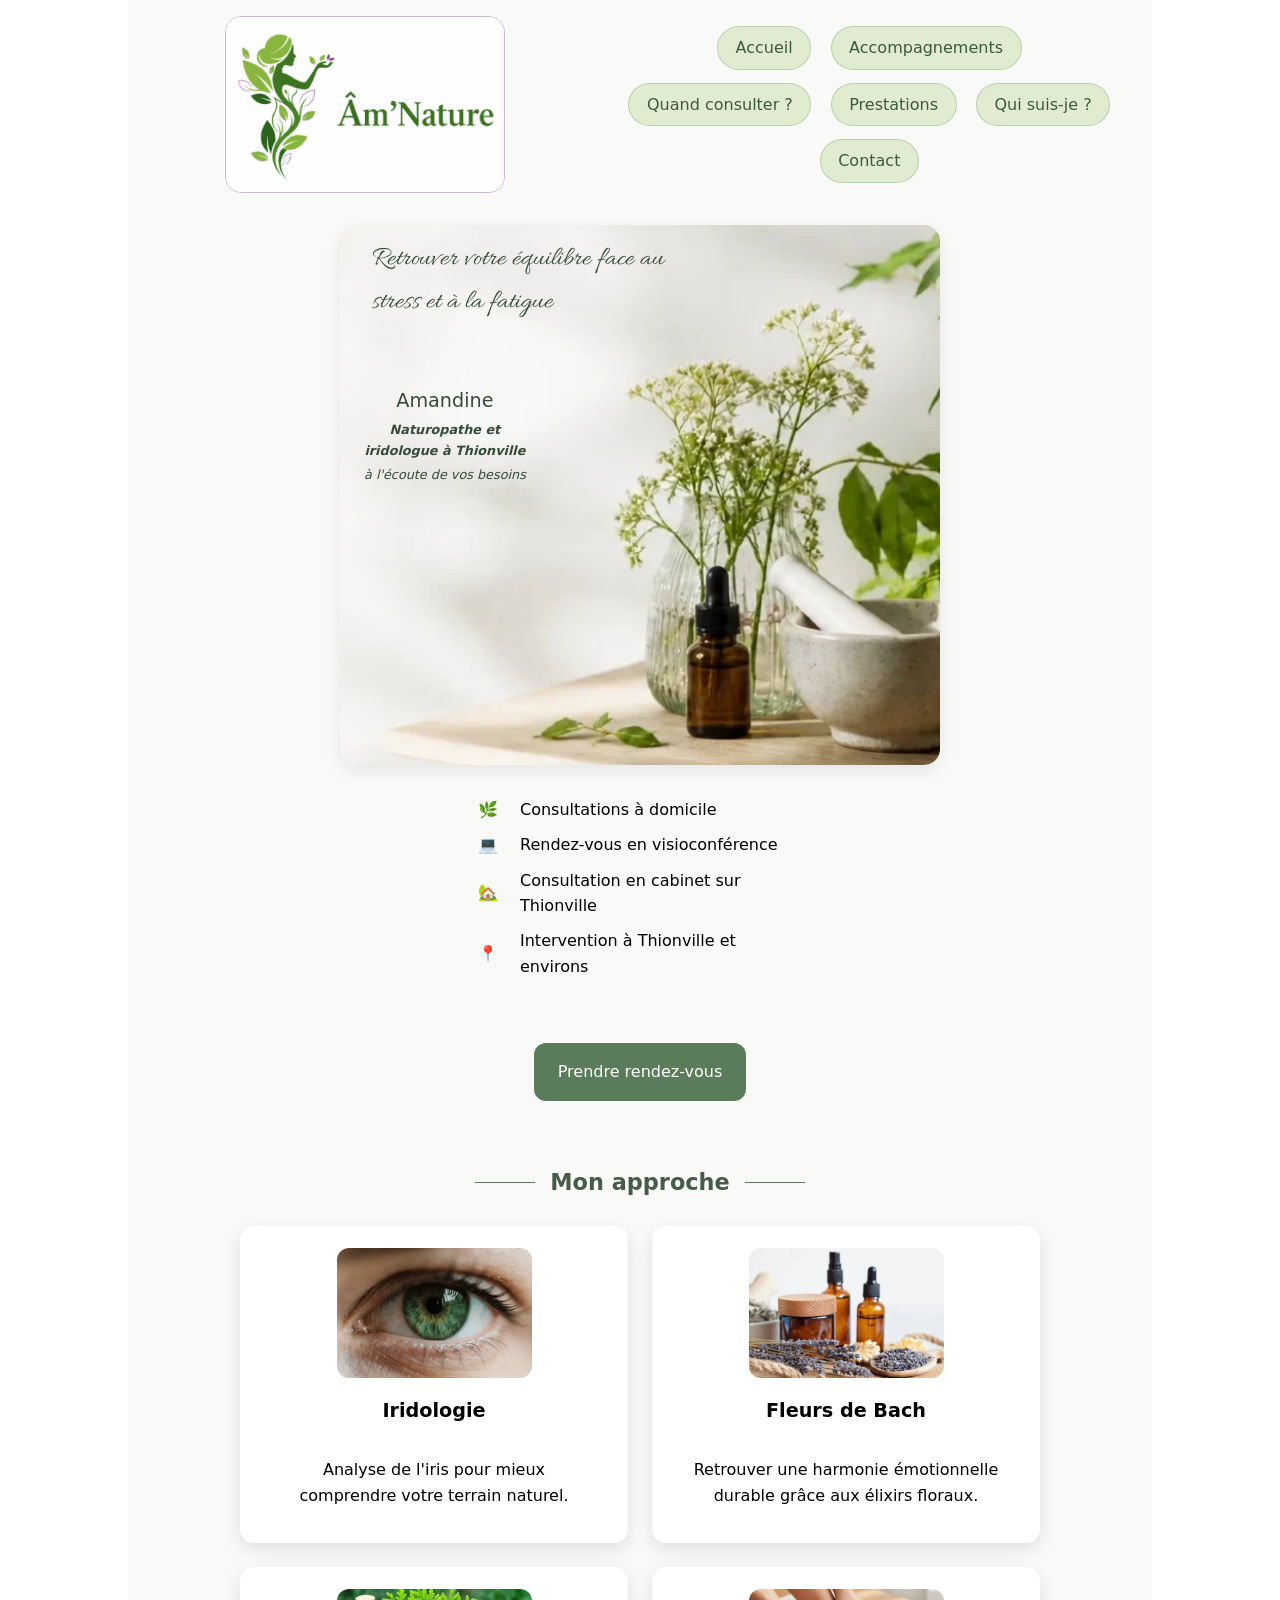
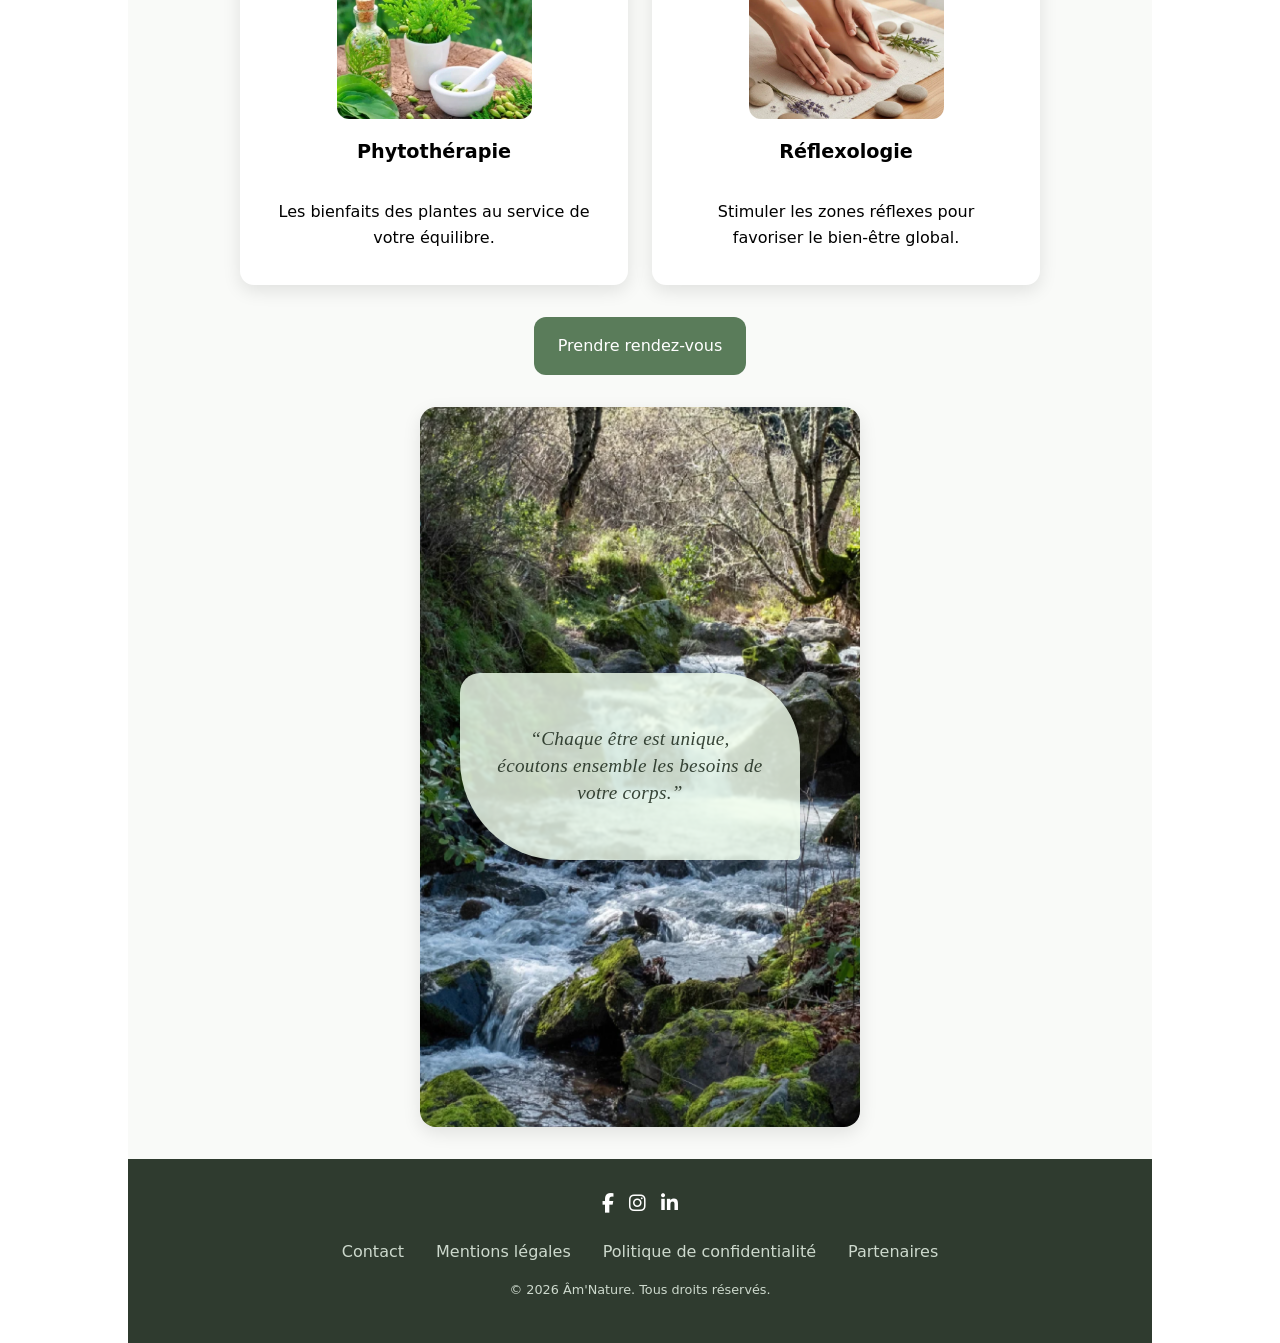
<file: index.html>
<!DOCTYPE html>
<html lang="fr">
<head>
    <meta charset="UTF-8">
    <meta name="viewport" content="width=device-width, initial-scale=1.0">

    <!----- SEO DE BASE ----->

    <title>Am'Nature - Accueil | Naturopathe à Thionville</title>

    <meta name="description" content="Am'Nature, naturopathe à Thionville et alentours. Découvrez la naturopathie, l'iridologie, les fleurs de Bach, la phytothérapie et la réflexologie.">

    <link rel="canonical" href="https://amnature.fr/">

    <!----- FAVICONS ----->

    <link rel="icon" href="/favicon.ico">

    <link rel="icon" type="image/png" sizes="32x32" href="images/favicon/icon32.png">
    <link rel="icon" type="image/png" sizes="16x16" href="images/favicon/icon16.png">

    <link rel="apple-touch-icon" sizes="180x180" href="/apple-touch-icon.png">

    <meta name="theme-color" content="#ffffff">

    <!----- CSS ----->

    <link rel="stylesheet" href="css/reset.css">
    <link rel="stylesheet" href="css/base.css">

    <!----- POLICES / ICONES ----->

    <link rel="stylesheet" href="https://cdnjs.cloudflare.com/ajax/libs/font-awesome/6.7.2/css/all.min.css">

    <link rel="preconnect" href="https://fonts.googleapis.com">
    <link rel="preconnect" href="https://fonts.gstatic.com" crossorigin>

    <link href="https://fonts.googleapis.com/css2?family=Source+Sans+3:wght@300;400;600;700&display=swap" rel="stylesheet">
    <link href="https://fonts.googleapis.com/css2?family=Great+Vibes&display=swap" rel="stylesheet">
    <link href="https://fonts.googleapis.com/css2?family=Allura&family=Manrope:wght@300;400;500;600;700&display=swap" rel="stylesheet">

    <!----- OPEN GRAPH (réseaux sociaux) ----->

    <meta property="og:title" content="Am'Nature | Naturopathe à Thionville">
    <meta property="og:description" content="Am'Nature, naturopathe à Thionville et alentours. Naturopathie, iridologie, fleurs de Bach, phytothérapie et réflexologie.">
    <meta property="og:type" content="website">
    <meta property="og:url" content="https://amnature.fr/">
    <meta property="og:image" content="https://amnature.fr/og-image.jpg">

</head>

<body id="top">
    <div class="wrapper">
    <button class="back-to-top" aria-label="Retour en haut de la page">
        <i class="fa-solid fa-arrow-up"></i>
    </button>

<header class="header">
    
    <div class="logo">
            <img src="images/logo/eco-inspired-nature-logo.png" alt="Logo Am'Nature, retour à l’accueil">
    </div>

    <nav class="nav">
        <button class="nav-toggle" aria-label="Ouvrir le menu">
            <span>Explorer</span> 
            <span class="burger">☰</span>
        </button>

        <ul class="nav-menu">
            <li><a href="index.html">Accueil</a></li>
            <li><a href="accompagnements.html">Accompagnements</a></li>
            <li><a href="quand-consulter.html">Quand consulter ?</a></li> 
            <li><a href="tarifs-prestations.html">Prestations</a></li>
            <li><a href="a-propos.html">Qui suis-je ?</a></li>
            <li><a href="contact.html">Contact</a></li>
        </ul>
    </nav>

</header>

<main>
    <section class="home-hero">
        <div class="home-hero-image">
        
            <div class="home-hero-content">
                
                <p class="hero-tagline">
                    Retrouver votre équilibre face au stress et à la fatigue
                </p>

                <div class="subtitle">
                    <span class="name">Amandine</span>

                    <h1 class="job">Naturopathe et <br>iridologue à Thionville</h1>

                    <span class="tagline">à l'écoute de vos besoins</span>
                </div>

            </div>
        </div>

        <ul class="services-list">
            <li>
                <span class="icon">🌿</span>
                <span>Consultations à domicile</span>
            </li>

            <li>
                <span class="icon">💻</span>
                <span>Rendez-vous en visioconférence</span>
            </li>

            <li>
                <span class="icon">🏡</span>
                <span>Consultation en cabinet sur Thionville</span>
            </li>

            <li>
                <span class="icon">📍</span>
                <span>Intervention à Thionville et environs</span>
            </li>
        </ul>

        <div class="cta-wrapper">
            <a href="contact.html" class="cta">
                Prendre rendez-vous
            </a>
        </div>

    </section>

    <section class="services">
        <h3 class="decorative-title">Mon approche</h3>

        <div class="grid">
            <article>
            <img src="images/vignettes/iridology_green-1.webp" alt="Image d'un oeil vert">
                <h4>Iridologie</h4>
                <p>Analyse de l'iris pour mieux comprendre votre terrain naturel.</p>
            </article>

            <article>
                <img src="images/vignettes/image2.webp" alt="Image illustrant les fleurs de Bach">
                <h4>Fleurs de Bach</h4>
                <p>Retrouver une harmonie émotionnelle durable grâce aux élixirs floraux.</p>
            </article>

            <article>
                <img src="images/vignettes/image1.webp" alt="Image illustrant la phytothérapie">
                <h4>Phytothérapie</h4>
                <p>Les bienfaits des plantes au service de votre équilibre.</p>
            </article>

            <article>
                <img src="images/vignettes/reflexologie.webp" alt="Image illustrant la réflexologie">
                <h4>Réflexologie</h4>
                <p>Stimuler les zones réflexes pour favoriser le bien-être global.</p>
            </article>
        </div>
        <div class="cta-wrapper">
            <a href="contact.html" class="cta">
                Prendre rendez-vous
            </a>
        </div>

    </section>

    <section class="nature-image">
        <div class="nature-image-inner">
            <div class="overlay">
                <p class="quote">
                    “Chaque être est unique, écoutons ensemble les besoins de votre corps.”
                </p>
            </div>
        </div>
    </section>

</main>

<footer class="footer">

    <div class="footer-content">

        <div class="social-links">
            <a href="https://www.facebook.com/share/1D69iW2Xgn/?mibextid=wwXIfr" aria-label="Facebook">
                <i class="fa-brands fa-facebook-f"></i>
            </a>

            <a href="https://www.instagram.com/am_nature57" aria-label="Instagram">
                <i class="fa-brands fa-instagram"></i>
            </a>

            <a href="https://www.linkedin.com/in/amandine-gloeckler-520211410/" aria-label="LinkedIn">
                <i class="fa-brands fa-linkedin-in"></i>
            </a>

        </div>
        <nav>
            <ul>
                <li><a href="contact.html">Contact</a></li>
                <li><a href="mentions-legales.html#mentions-legales">Mentions légales</a></li>
                <li><a href="mentions-legales.html#politique-confidentialite">Politique de confidentialité</a></li>
                <li><a href="a-propos.html#partners">Partenaires</a></li>
            </ul>
        </nav>
        <p>&copy; 2026 Âm'Nature. Tous droits réservés.</p>
    </div>
</footer>
</div>
    <a href="#top" class="back-to-top">↑</a>
    <script src="js/back-to-top.js"></script>
    <script src="js/nav-toggle.js"></script>

    <script src="https://assets.calendly.com/assets/external/widget.js" defer></script>


</body>
</html>
</file>
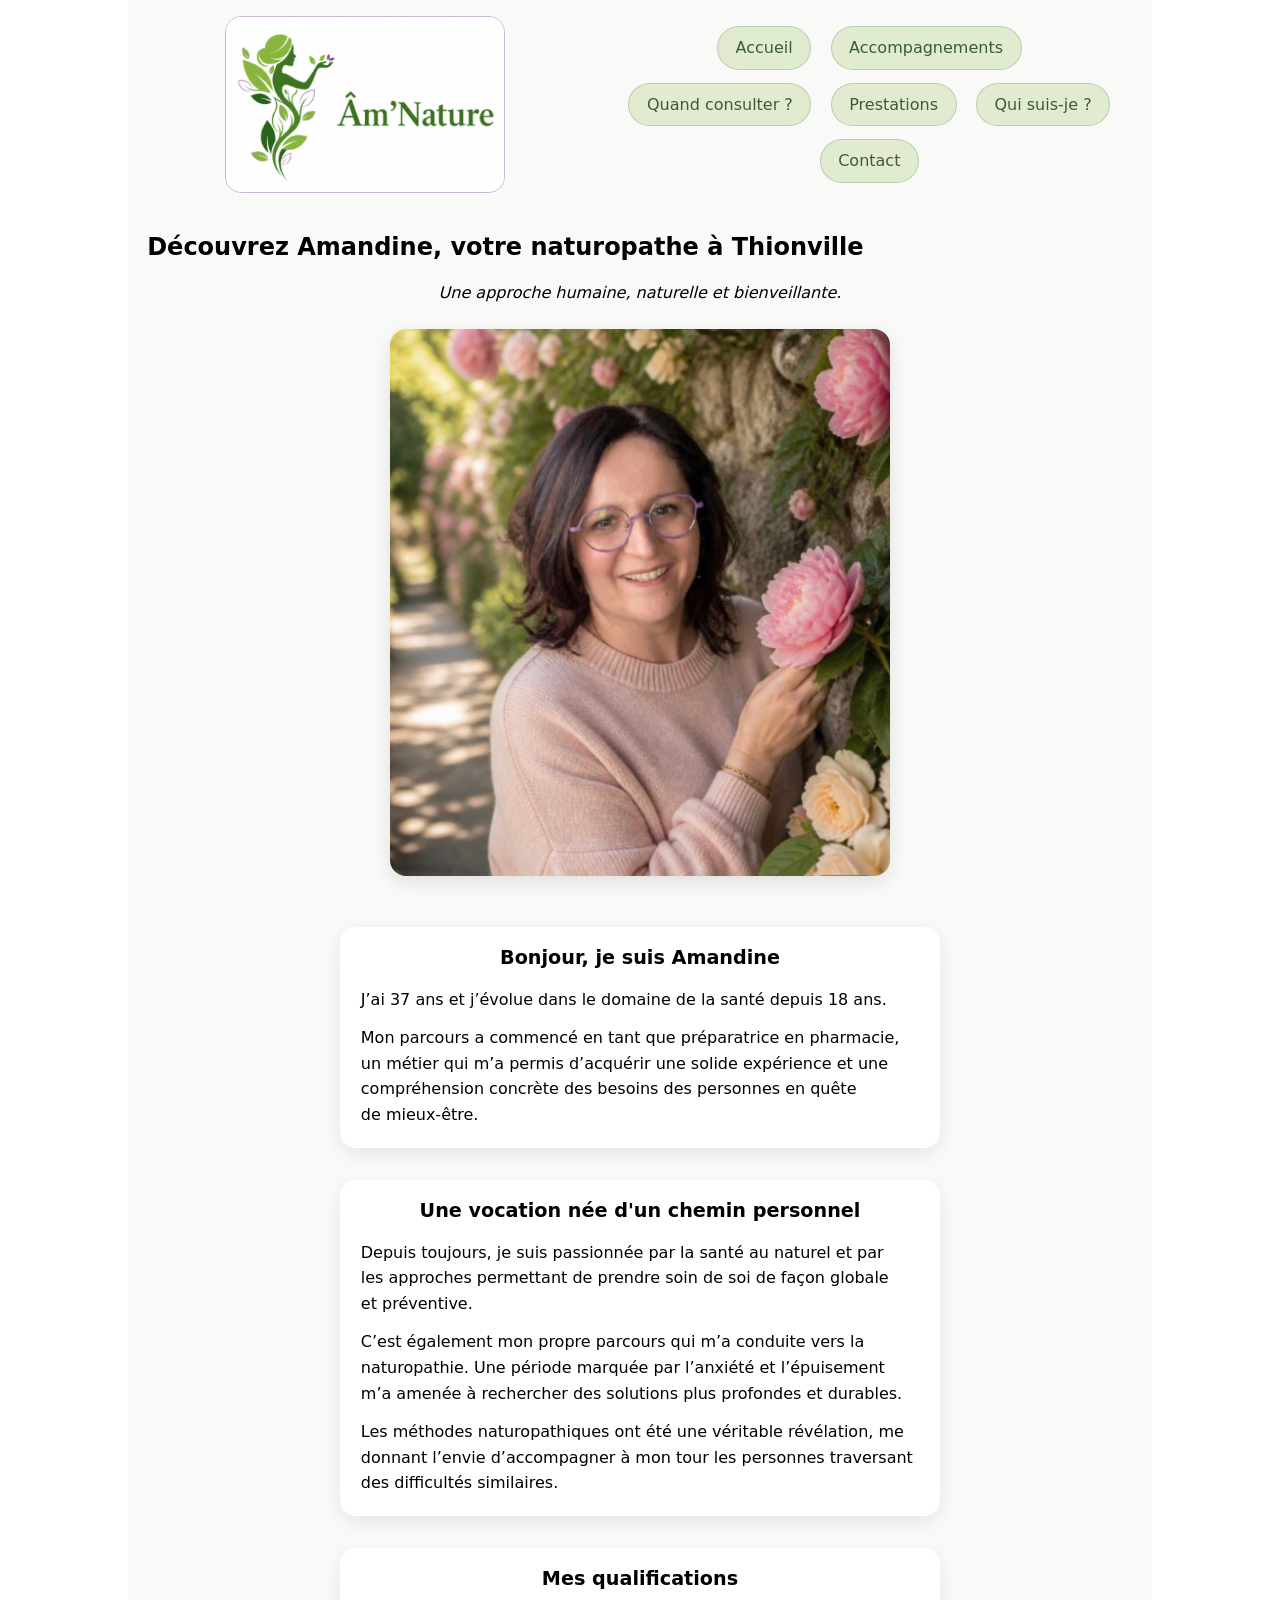
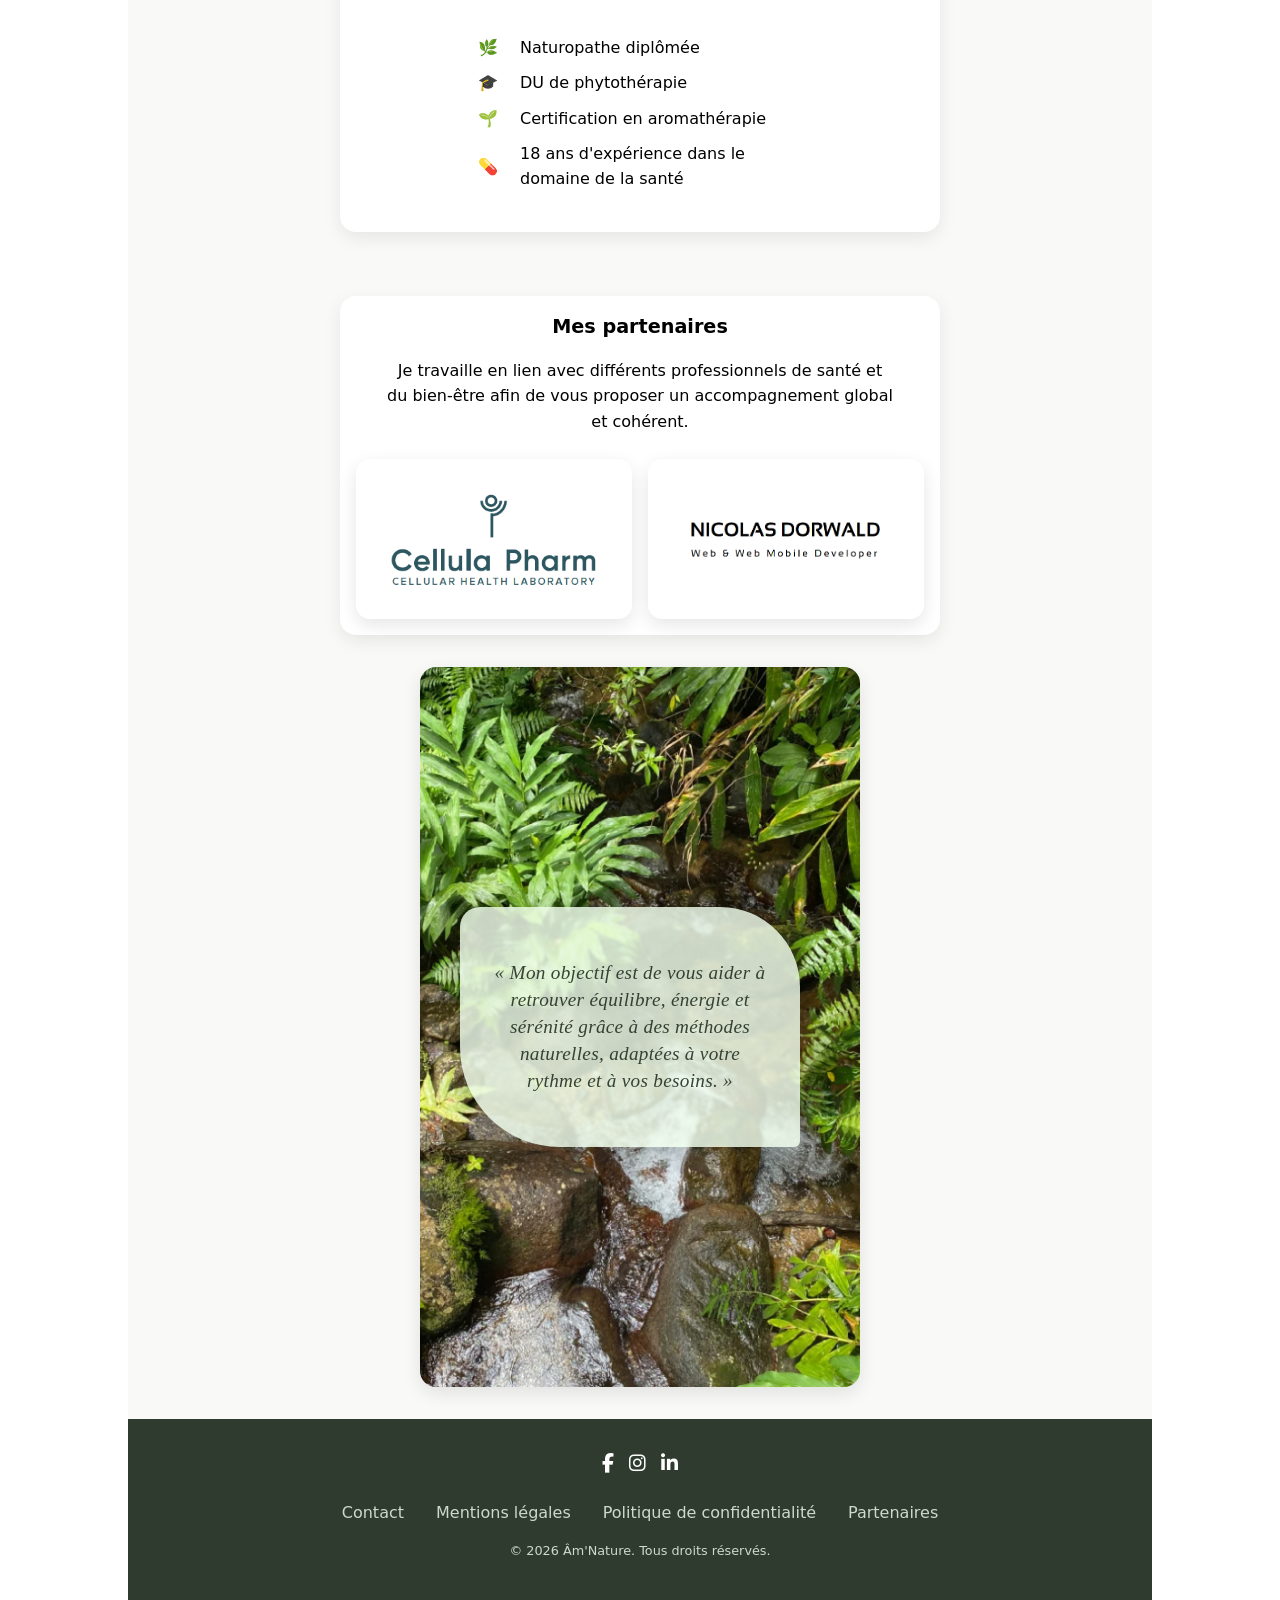
<file: a-propos.html>
<!DOCTYPE html>
<html lang="fr">
<head>
    <meta charset="UTF-8">
    <meta name="viewport" content="width=device-width, initial-scale=1.0">

    <!----- SEO DE BASE ----->

    <title>Am'Nature - Qui suis-je ?</title>

    <meta name="description" content="Am'Nature, naturopathe à Thionville et alentours. Découvrez la naturopathie, l'iridologie, les fleurs de Bach, la phytothérapie et la réflexologie.">

    <link rel="canonical" href="https://amnature.fr/a-propos.html">

    <!----- FAVICONS ----->

    <link rel="icon" href="/favicon.ico">

    <link rel="icon" type="image/png" sizes="32x32" href="images/favicon/icon32.png">
    <link rel="icon" type="image/png" sizes="16x16" href="images/favicon/icon16.png">

    <link rel="apple-touch-icon" sizes="180x180" href="/apple-touch-icon.png">

    <meta name="theme-color" content="#ffffff">

    <!----- CSS ----->

    <link rel="stylesheet" href="css/reset.css">
    <link rel="stylesheet" href="css/base.css">

    <!----- POLICES / ICONES ----->

    <link rel="stylesheet" href="https://cdnjs.cloudflare.com/ajax/libs/font-awesome/6.7.2/css/all.min.css">

    <link rel="preconnect" href="https://fonts.googleapis.com">
    <link rel="preconnect" href="https://fonts.gstatic.com" crossorigin>

    <link href="https://fonts.googleapis.com/css2?family=Source+Sans+3:wght@300;400;600;700&display=swap" rel="stylesheet">
    <link href="https://fonts.googleapis.com/css2?family=Great+Vibes&display=swap" rel="stylesheet">
    <link href="https://fonts.googleapis.com/css2?family=Allura&family=Manrope:wght@300;400;500;600;700&display=swap" rel="stylesheet">

    <!----- OPEN GRAPH (réseaux sociaux) ----->

    <meta property="og:title" content="Ame Nature | Naturopathe à [Ville]">
    <meta property="og:description" content="[Description courte du cabinet]">
    <meta property="og:type" content="website">
    <meta property="og:url" content="https://www.[ton-site].fr/">
    <meta property="og:image" content="https://www.[ton-site].fr/og-image.jpg">

</head>

<body id="top">
    <div class="wrapper">
    <button class="back-to-top" aria-label="Retour en haut de la page">
        <i class="fa-solid fa-arrow-up"></i>
    </button>

<header class="header">
    
    <div class="logo">
        <img src="images/logo/eco-inspired-nature-logo.png" alt="Logo Ame Nature">
    </div>

    <nav class="nav">
        <button class="nav-toggle" aria-label="Ouvrir le menu">
            <span>Explorer</span> 
            <span class="burger">☰</span>
        </button>

        <ul class="nav-menu">
            <li><a href="index.html">Accueil</a></li>
            <li><a href="accompagnements.html">Accompagnements</a></li>
            <li><a href="quand-consulter.html">Quand consulter ?</a></li> 
            <li><a href="tarifs-prestations.html">Prestations</a></li>
            <li><a href="a-propos.html">Qui suis-je ?</a></li>
            <li><a href="contact.html">Contact</a></li>
        </ul>
    </nav>

</header>

<main>

    <section class="about-hero">

        <h1>Découvrez Amandine, votre naturopathe à Thionville</h1>

        <p class="intro">
            Une approche humaine, naturelle et bienveillante.
        </p>

        <img
            src="images/headers/headers-portrait.webp"
            alt="Portrait d'Amandine Gloekler"
            class="headers-photo">

    </section>

    <section class="about-profile">

        <div class="about-card">

            <h4>Bonjour, je suis Amandine</h4>

            <p>
                J’ai 37 ans et j’évolue dans le domaine de la santé depuis 18 ans.
            </p>

            <p>
                Mon parcours a commencé en tant que préparatrice en pharmacie,
                un métier qui m’a permis d’acquérir une solide expérience
                et une compréhension concrète des besoins des personnes
                en quête de mieux-être.
            </p>

        </div>

    </section>

    <section class="about-story">

        <div class="story-card">

            <h4>Une vocation née d'un chemin personnel</h4>

            <p>
                Depuis toujours, je suis passionnée par la santé au naturel
                et par les approches permettant de prendre soin de soi
                de façon globale et préventive.
            </p>

            <p>
                C’est également mon propre parcours qui m’a conduite vers
                la naturopathie. Une période marquée par l’anxiété et
                l’épuisement m’a amenée à rechercher des solutions plus
                profondes et durables.
            </p>

            <p>
                Les méthodes naturopathiques ont été une véritable révélation,
                me donnant l’envie d’accompagner à mon tour les personnes
                traversant des difficultés similaires.
            </p>

        </div>

    </section>

    <section class="about-qualifications">

        <div class="qualification-card">

            <h4>Mes qualifications</h4>

            <ul class="services-list">
                <li>
                    <span class="icon">🌿</span>
                    <span class="text">Naturopathe diplômée</span>
                </li>
                <li>
                    <span class="icon">🎓</span>
                    <span class="text">DU de phytothérapie</span>
                </li>
                <li>
                    <span class="icon">🌱</span>
                    <span class="text">Certification en aromathérapie</span>
                </li>
                <li>
                    <span class="icon">💊</span>
                    <span class="text">18 ans d'expérience dans le domaine de la santé</span>
                </li>
            </ul>

        </div>

    </section>

    <section id="partners" class="about-partners">
        
        <div class="partners-card">
            <h4>Mes partenaires</h4>

            <p>
                Je travaille en lien avec différents professionnels de santé et du bien-être
                afin de vous proposer un accompagnement global et cohérent.
            </p>

            <div class="partners-grid">
                <!-- logos / liens -->
                
                <a href="https://www.cellula-pharm.com/fr/" target="_blank" rel="noopener noreferrer">
                    <img src="images/partners/logo-cellula-pharma.png" alt="Logo Cellula Pharma">
                </a>

                <a href="https://nicolasdorwald.github.io/portfolio-static/" target="_blank" rel="noopener noreferrer">
                    <img src="images/partners/nd-developper-logo.png" alt="Logo Cellula Pharma">
                </a>
            </div>
        </div>

    </section>

    <section class="about-image">
        <div class="about-image-inner">
            <div class="overlay">

                <p class="quote">
                    « Mon objectif est de vous aider à retrouver équilibre,
                    énergie et sérénité grâce à des méthodes naturelles,
                    adaptées à votre rythme et à vos besoins. »
                </p>

            </div>
        </div>
    </section>

</main>


<footer class="footer">

    <div class="footer-content">

        <div class="social-links">
            <a href="https://www.facebook.com/share/1D69iW2Xgn/?mibextid=wwXIfr" aria-label="Facebook">
                <i class="fa-brands fa-facebook-f"></i>
            </a>

            <a href="https://www.instagram.com/am_nature57" aria-label="Instagram">
                <i class="fa-brands fa-instagram"></i>
            </a>

            <a href="https://www.linkedin.com/in/amandine-gloeckler-520211410/" aria-label="LinkedIn">
                <i class="fa-brands fa-linkedin-in"></i>
            </a>

        </div>
        <nav>
            <ul>
                <li><a href="contact.html">Contact</a></li>
                <li><a href="mentions-legales.html#mentions-legales">Mentions légales</a></li>
                <li><a href="mentions-legales.html#politique-confidentialite">Politique de confidentialité</a></li>
             
                <li><a href="a-propos.html#partners">Partenaires</a></li>
            </ul>
        </nav>
        <p>&copy; 2026 Âm'Nature. Tous droits réservés.</p>
    </div>
</footer>

    <a href="#top" class="back-to-top">↑</a>
    <script src="js/back-to-top.js"></script>
    <script src="js/nav-toggle.js"></script>

    <script src="https://assets.calendly.com/assets/external/widget.js"></script>
</div>
</body>
</html>
</file>
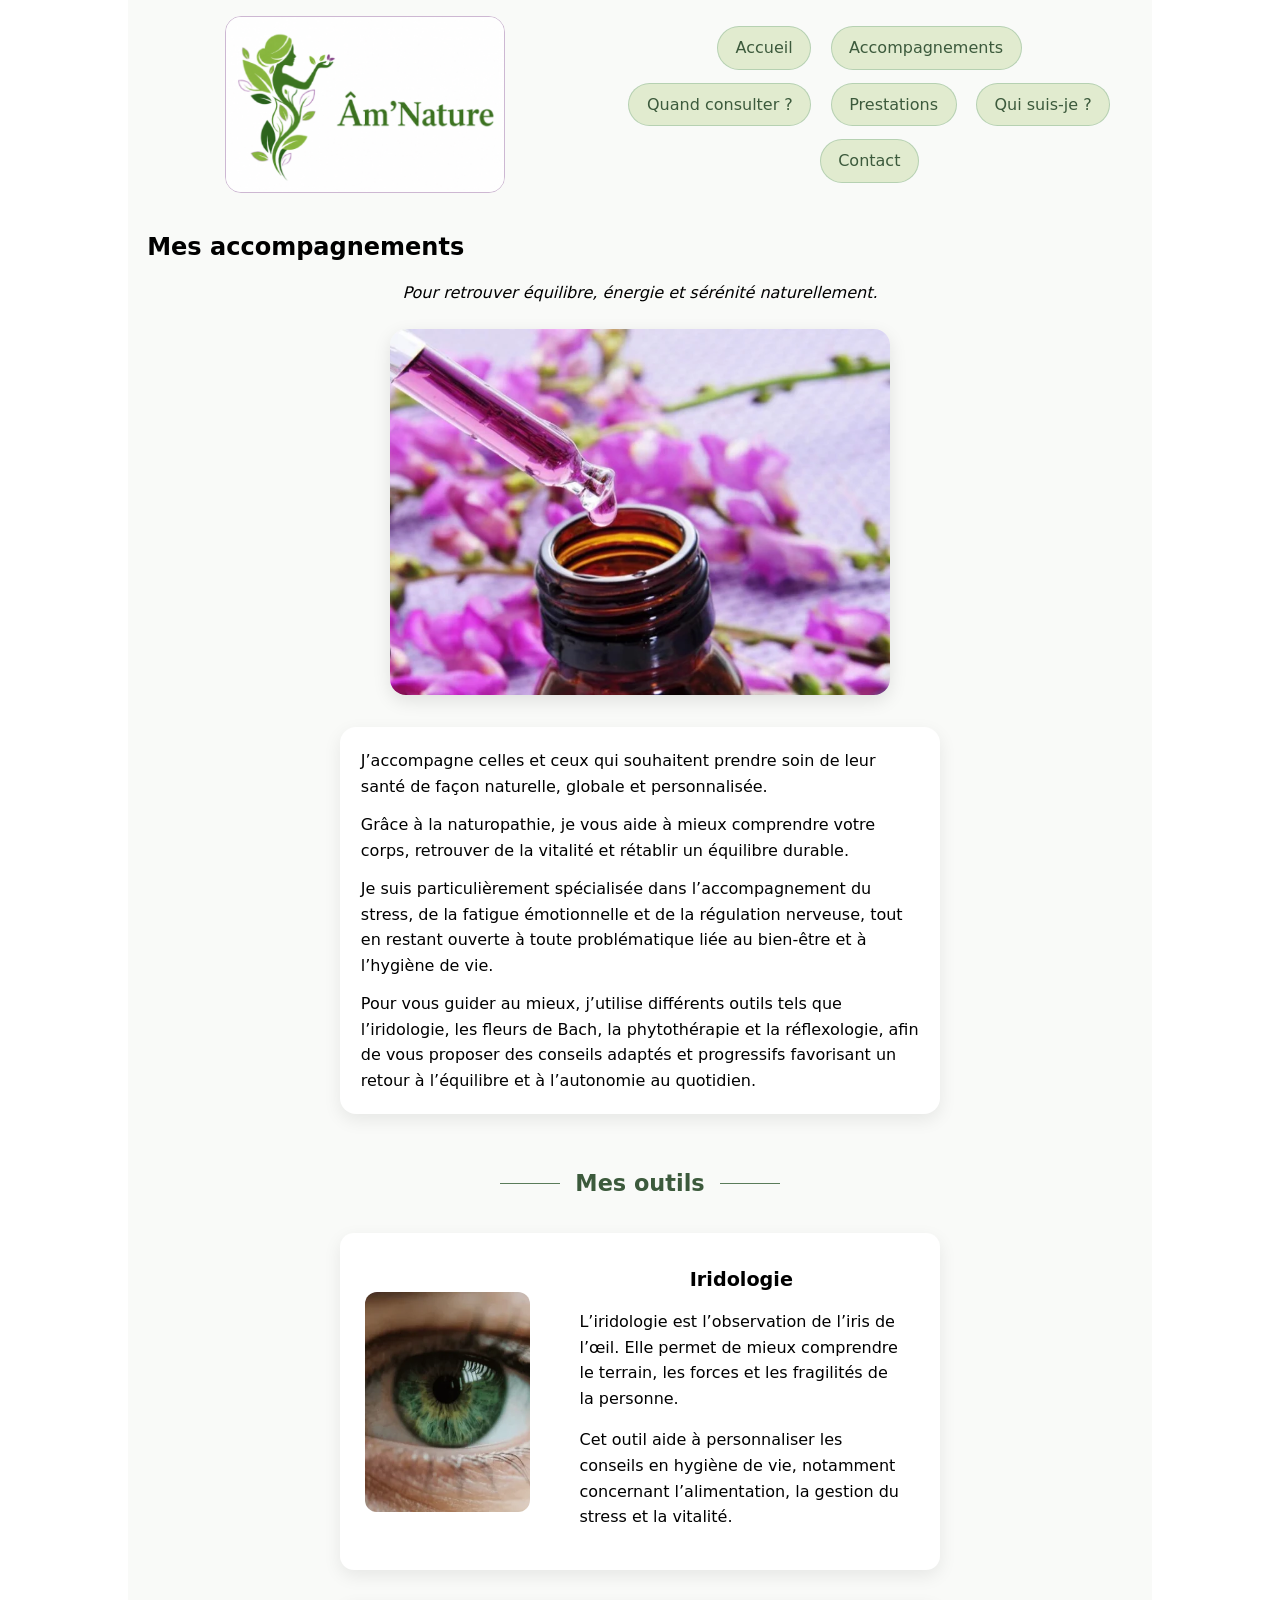
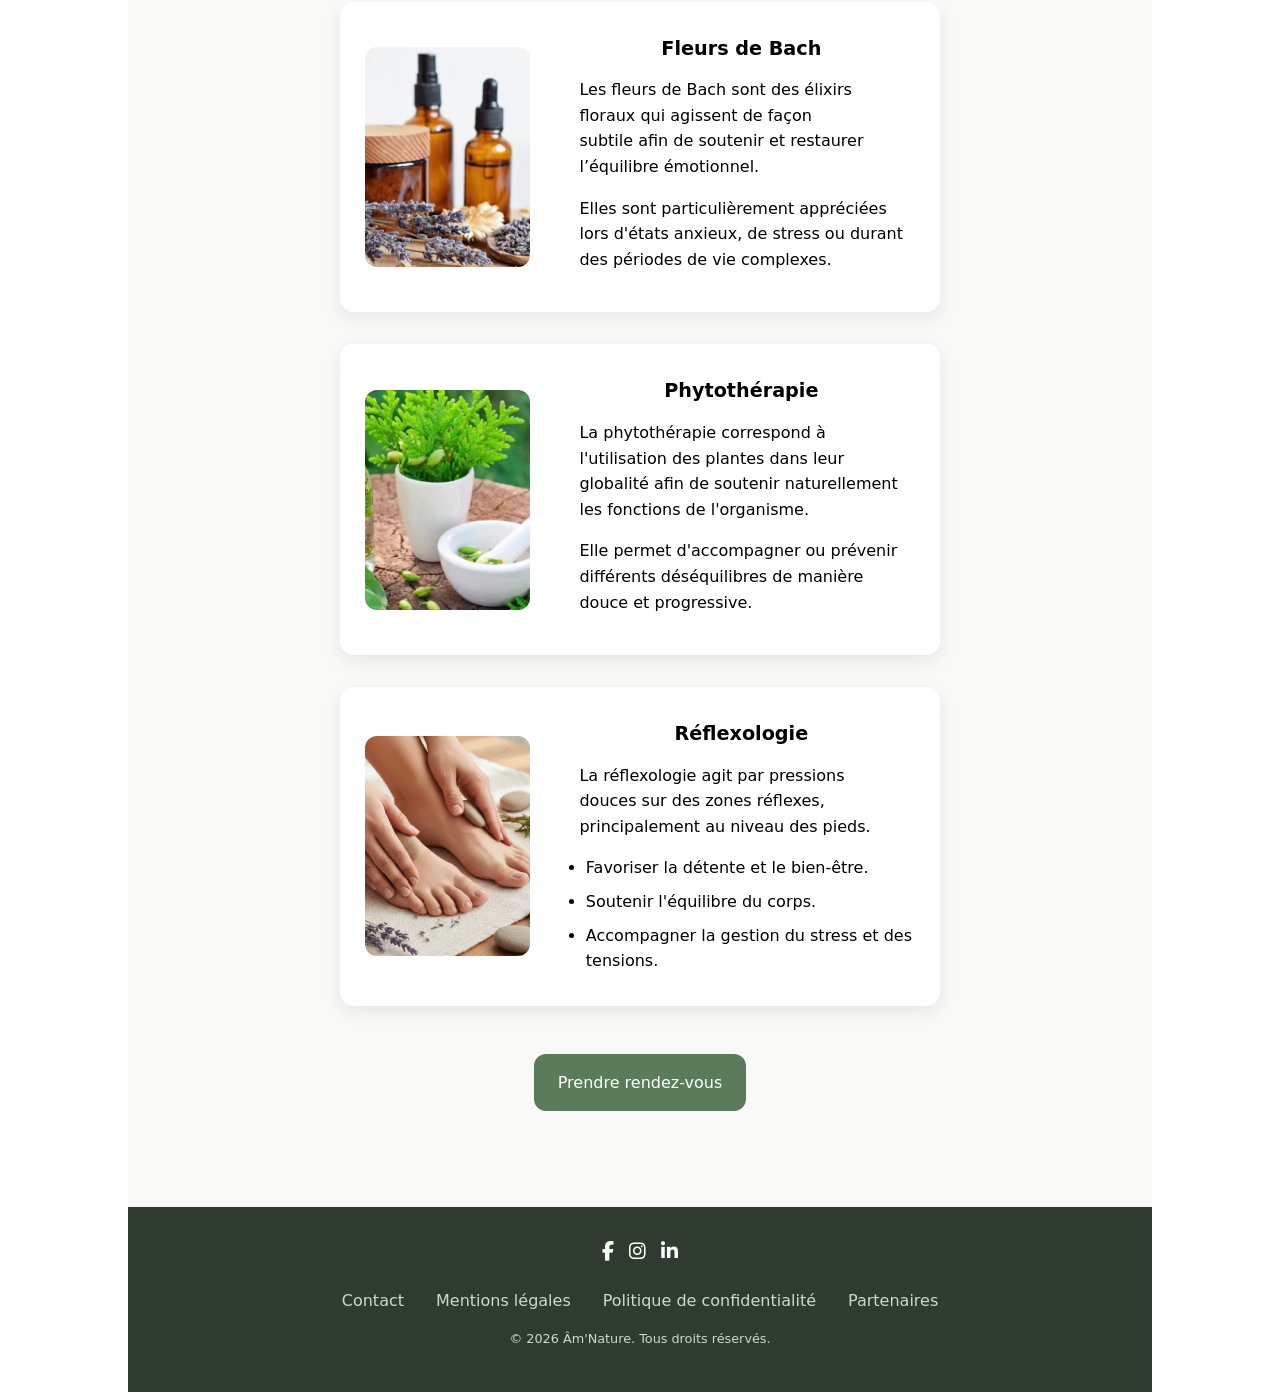
<file: accompagnements.html>
<!DOCTYPE html>
<html lang="fr">
<head>
    <meta charset="UTF-8">
    <meta name="viewport" content="width=device-width, initial-scale=1.0">

    <!----- SEO DE BASE ----->

    <title>Am'Nature - Accompagnements</title>

    <meta name="description" content="Am'Nature, naturopathe à Thionville et alentours. Découvrez la naturopathie, l'iridologie, les fleurs de Bach, la phytothérapie et la réflexologie.">

    <link rel="canonical" href="https://amnature.fr/accompagnements.html">

    <!----- FAVICONS ----->

    <link rel="icon" href="/favicon.ico">

    <link rel="icon" type="image/png" sizes="32x32" href="images/favicon/icon32.png">
    <link rel="icon" type="image/png" sizes="16x16" href="images/favicon/icon16.png">

    <link rel="apple-touch-icon" sizes="180x180" href="/apple-touch-icon.png">

    <meta name="theme-color" content="#ffffff">

    <!----- CSS ----->

    <link rel="stylesheet" href="css/reset.css">
    <link rel="stylesheet" href="css/base.css">

    <!----- POLICES / ICONES ----->

    <link rel="stylesheet" href="https://cdnjs.cloudflare.com/ajax/libs/font-awesome/6.7.2/css/all.min.css">

    <link rel="preconnect" href="https://fonts.googleapis.com">
    <link rel="preconnect" href="https://fonts.gstatic.com" crossorigin>

    <link href="https://fonts.googleapis.com/css2?family=Source+Sans+3:wght@300;400;600;700&display=swap" rel="stylesheet">
    <link href="https://fonts.googleapis.com/css2?family=Great+Vibes&display=swap" rel="stylesheet">
    <link href="https://fonts.googleapis.com/css2?family=Allura&family=Manrope:wght@300;400;500;600;700&display=swap" rel="stylesheet">

    <!----- OPEN GRAPH (réseaux sociaux) ----->

    <meta property="og:title" content="Ame Nature | Naturopathe à [Ville]">
    <meta property="og:description" content="[Description courte du cabinet]">
    <meta property="og:type" content="website">
    <meta property="og:url" content="https://www.[ton-site].fr/">
    <meta property="og:image" content="https://www.[ton-site].fr/og-image.jpg">

</head>

<body id="top">
    
<div class="wrapper">
    <button class="back-to-top" aria-label="Retour en haut de la page">
        <i class="fa-solid fa-arrow-up"></i>
    </button>

<header class="header">
    
    <div class="logo">
        <img src="images/logo/eco-inspired-nature-logo.png" alt="Logo Ame Nature">
    </div>

    <nav class="nav">
        <button class="nav-toggle" aria-label="Ouvrir le menu">
            <span>Explorer</span> 
            <span class="burger">☰</span>
        </button>

        <ul class="nav-menu">
            <li><a href="index.html">Accueil</a></li>
            <li><a href="accompagnements.html">Accompagnements</a></li>
            <li><a href="quand-consulter.html">Quand consulter ?</a></li> 
            <li><a href="tarifs-prestations.html">Prestations</a></li>
            <li><a href="a-propos.html">Qui suis-je ?</a></li>
            <li><a href="contact.html">Contact</a></li>
        </ul>
    </nav>

</header>

<main>
    <section class="accompagnement-hero">

        <h1>Mes accompagnements</h1>

        <p class="intro">
            Pour retrouver équilibre, énergie et sérénité naturellement.
        </p>

        <img
            src="images/headers/headers-services.webp"
            alt="Images de glycines et d'une fiole"
            class="headers-photo">

        <div class="presentation">

            <div class="intro-card">

                <p>
                    J’accompagne celles et ceux qui souhaitent prendre soin de leur santé
                    de façon naturelle, globale et personnalisée.
                </p>

                <p>
                    Grâce à la naturopathie, je vous aide à mieux comprendre votre corps,
                    retrouver de la vitalité et rétablir un équilibre durable.
                </p>

                <p>
                    Je suis particulièrement spécialisée dans l’accompagnement du stress,
                    de la fatigue émotionnelle et de la régulation nerveuse, tout en restant
                    ouverte à toute problématique liée au bien-être et à l’hygiène de vie.
                </p>

                <p>
                    Pour vous guider au mieux, j’utilise différents outils tels que
                    l’iridologie, les fleurs de Bach, la phytothérapie et la réflexologie,
                    afin de vous proposer des conseils adaptés et progressifs favorisant
                    un retour à l’équilibre et à l’autonomie au quotidien.
                </p>

            </div>
        </div>
        
    </section>

    <section class="tools-section">
        <h2 class="decorative-title">Mes outils</h2>
        <!-- IRIDOLOGIE -->
        <article class="tool-card">
            <img
                src="images/vignettes/iridology_green-1.webp"
                alt="Observation de l'iris de l'œil">

            <div class="tool-content">

                <h4>Iridologie</h4>

                <p>
                    L’iridologie est l’observation de l’iris de l’œil.
                    Elle permet de mieux comprendre le terrain,
                    les forces et les fragilités de la personne.
                </p>

                <p>
                    Cet outil aide à personnaliser les conseils en hygiène de vie,
                    notamment concernant l’alimentation,
                    la gestion du stress et la vitalité.
                </p>

            </div>

        </article>

        <!-- FLEURS DE BACH -->
        <article class="tool-card">
            <img
                src="images/vignettes/image2.webp"
                alt="Fleurs de Bach">

            <div class="tool-content">

                <h4>Fleurs de Bach</h4>

                <p>
                    Les fleurs de Bach sont des élixirs floraux qui agissent
                    de façon subtile afin de soutenir et restaurer
                    l’équilibre émotionnel.
                </p>

                <p>
                    Elles sont particulièrement appréciées lors d'états anxieux,
                    de stress ou durant des périodes de vie complexes.
                </p>

            </div>

        </article>

        <!-- PHYTOTHERAPIE -->
        <article class="tool-card">
            <img
                src="images/vignettes/image1.webp"
                alt="Plantes médicinales">

            <div class="tool-content">

                <h4>Phytothérapie</h4>

                <p>
                    La phytothérapie correspond à l'utilisation des plantes
                    dans leur globalité afin de soutenir naturellement
                    les fonctions de l'organisme.
                </p>

                <p>
                    Elle permet d'accompagner ou prévenir différents
                    déséquilibres de manière douce et progressive.
                </p>

            </div>

        </article>

        <!-- REFLEXOLOGIE -->
        <article class="tool-card">
            <img
                src="images/vignettes/reflexologie.webp"
                alt="Séance de réflexologie">

            <div class="tool-content">

                <h4>Réflexologie</h4>

                <p>
                    La réflexologie agit par pressions douces sur des zones réflexes,
                    principalement au niveau des pieds.
                </p>

                <ul>
                    <li>Favoriser la détente et le bien-être.</li>
                    <li>Soutenir l'équilibre du corps.</li>
                    <li>Accompagner la gestion du stress et des tensions.</li>
                </ul>

            </div>

        </article>

        <div class="cta-wrapper">
            <a href="contact.html" class="cta">
                Prendre rendez-vous
            </a>
        </div>
    </section>

</main>

<footer class="footer">

    <div class="footer-content">

        <div class="social-links">
            <a href="https://www.facebook.com/share/1D69iW2Xgn/?mibextid=wwXIfr" aria-label="Facebook">
                <i class="fa-brands fa-facebook-f"></i>
            </a>

            <a href="https://www.instagram.com/am_nature57" aria-label="Instagram">
                <i class="fa-brands fa-instagram"></i>
            </a>

            <a href="https://www.linkedin.com/in/amandine-gloeckler-520211410/" aria-label="LinkedIn">
                <i class="fa-brands fa-linkedin-in"></i>
            </a>

        </div>
        <nav>
            <ul>
                <li><a href="contact.html">Contact</a></li>
                <li><a href="mentions-legales.html#mentions-legales">Mentions légales</a></li>
                <li><a href="mentions-legales.html#politique-confidentialite">Politique de confidentialité</a></li>
                <li><a href="a-propos.html#partners">Partenaires</a></li>
            </ul>
        </nav>
        <p>&copy; 2026 Âm'Nature. Tous droits réservés.</p>
    </div>
</footer>

    <a href="#top" class="back-to-top">↑</a>
    <script src="js/back-to-top.js"></script>
    <script src="js/nav-toggle.js"></script>

    <script src="https://assets.calendly.com/assets/external/widget.js"></script>
</div>
</body>
</html>
</file>
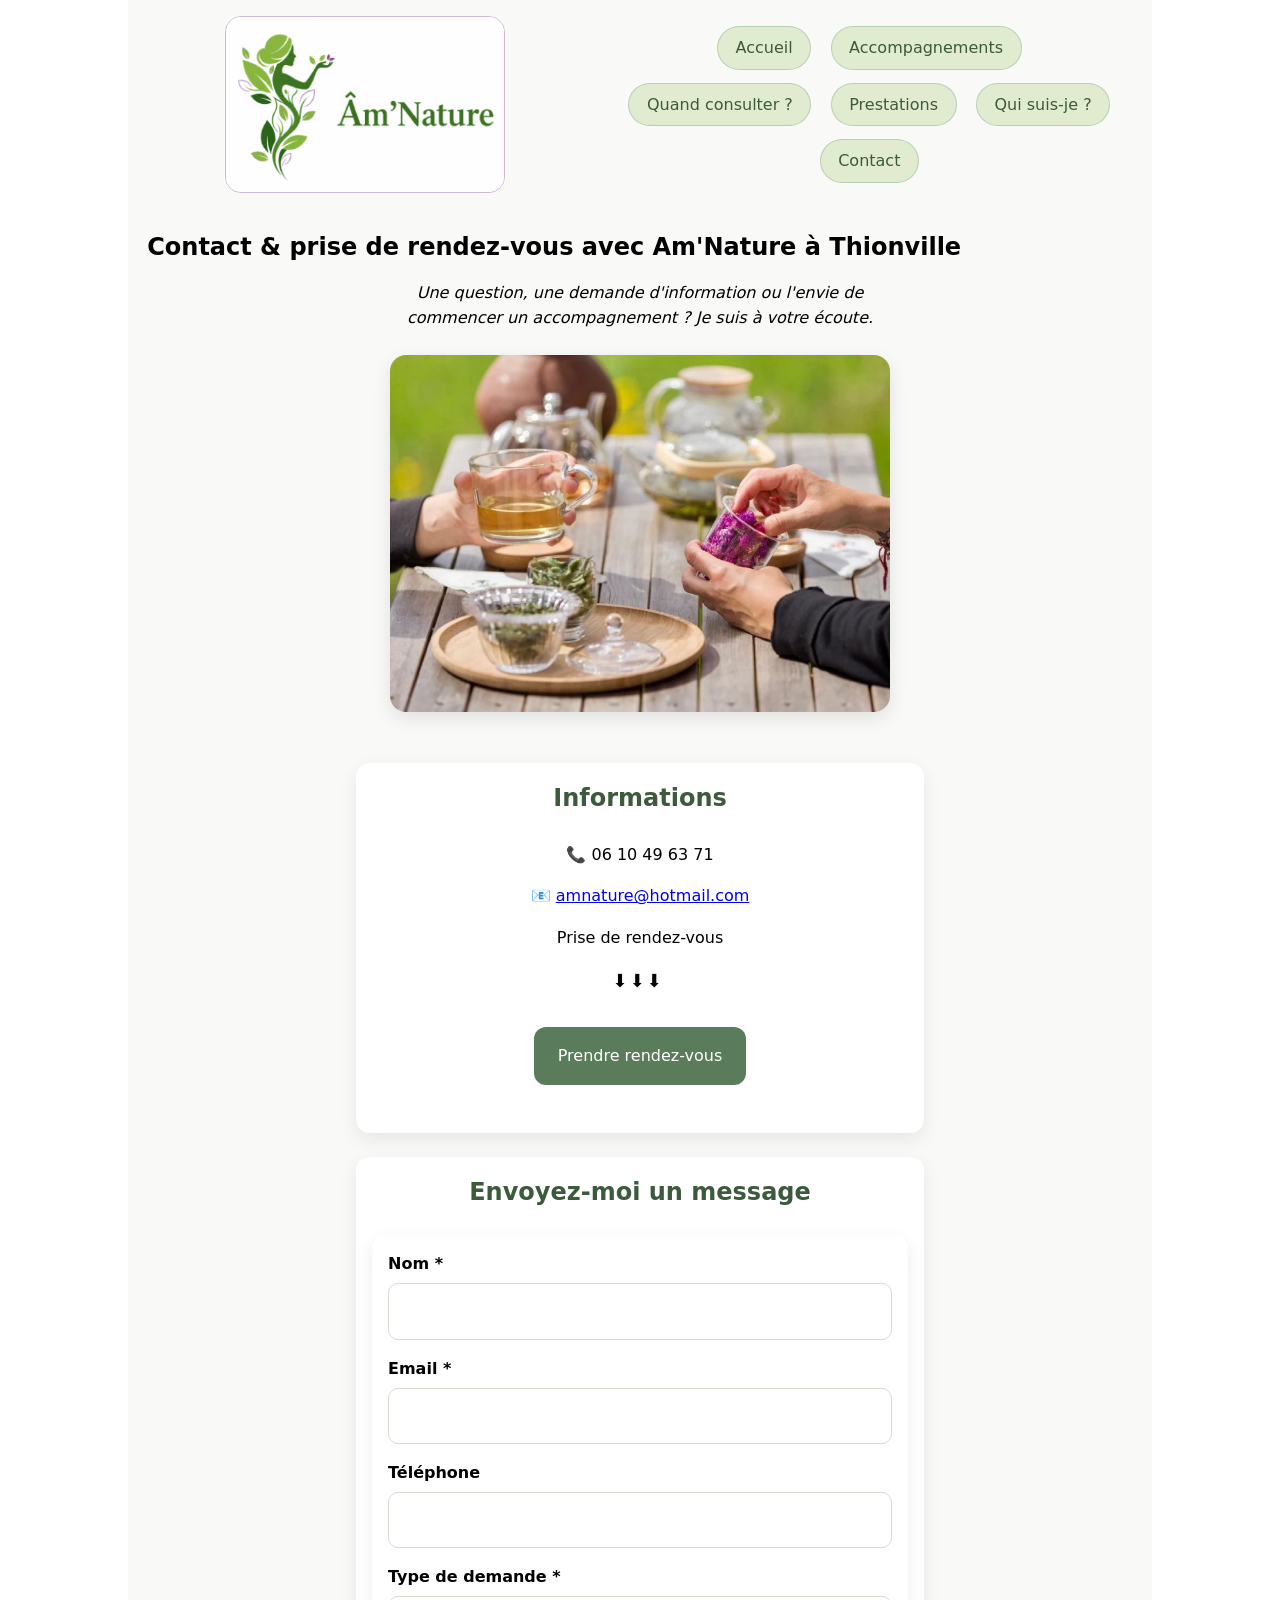
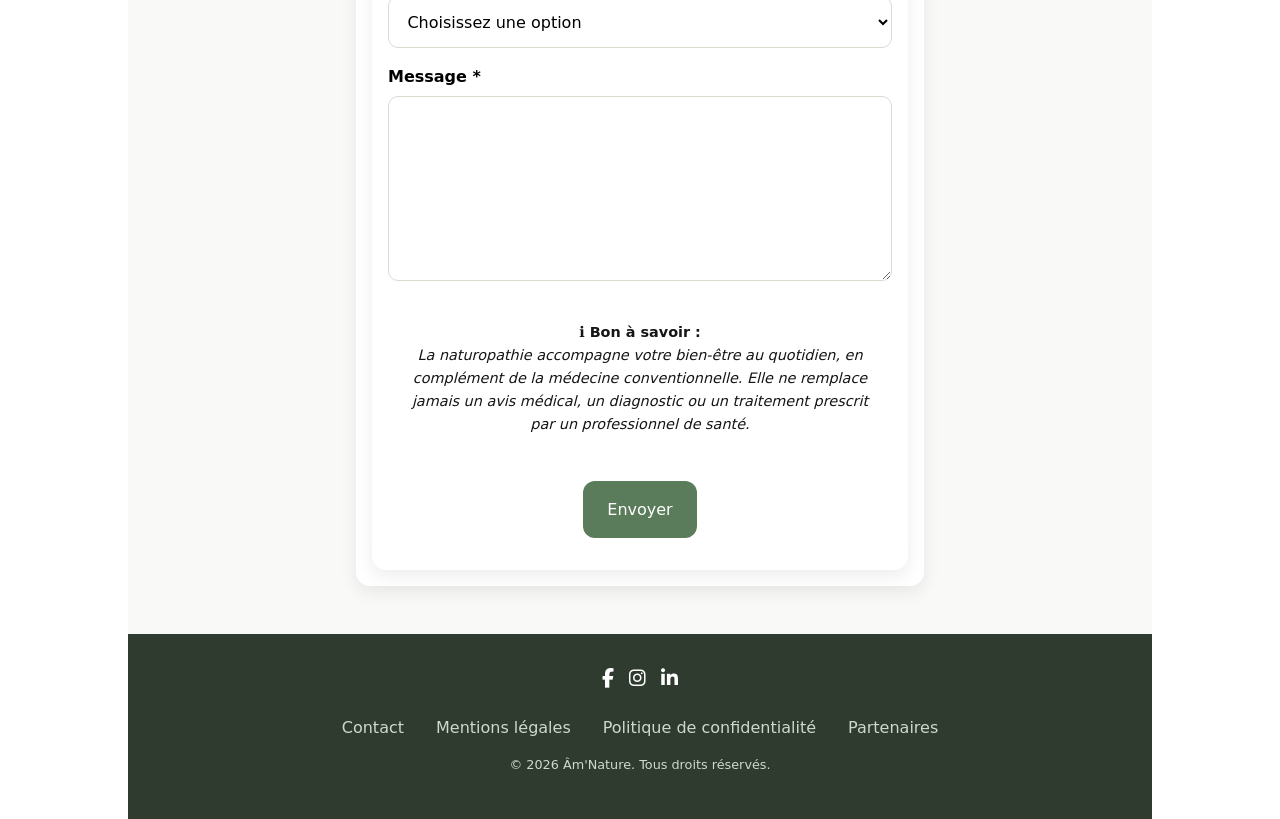
<file: contact.html>
<!DOCTYPE html>
<html lang="fr">
<head>
    <meta charset="UTF-8">
    <meta name="viewport" content="width=device-width, initial-scale=1.0">

    <!----- SEO DE BASE ----->

    <title>Am'Nature - Contact</title>

    <meta name="description" content="Am'Nature, naturopathe à Thionville et alentours. Découvrez la naturopathie, l'iridologie, les fleurs de Bach, la phytothérapie et la réflexologie.">

    <link rel="canonical" href="https://amnature.fr/contact.html">

    <!----- FAVICONS ----->

    <link rel="icon" href="/favicon.ico">

    <link rel="icon" type="image/png" sizes="32x32" href="images/favicon/icon32.png">
    <link rel="icon" type="image/png" sizes="16x16" href="images/favicon/icon16.png">

    <link rel="apple-touch-icon" sizes="180x180" href="/apple-touch-icon.png">

    <meta name="theme-color" content="#ffffff">

    <!----- CSS ----->

    <link rel="stylesheet" href="css/reset.css">
    <link rel="stylesheet" href="css/base.css">

    <!----- POLICES / ICONES ----->

    <link rel="stylesheet" href="https://cdnjs.cloudflare.com/ajax/libs/font-awesome/6.7.2/css/all.min.css">

    <link rel="preconnect" href="https://fonts.googleapis.com">
    <link rel="preconnect" href="https://fonts.gstatic.com" crossorigin>

    <link href="https://fonts.googleapis.com/css2?family=Source+Sans+3:wght@300;400;600;700&display=swap" rel="stylesheet">
    <link href="https://fonts.googleapis.com/css2?family=Great+Vibes&display=swap" rel="stylesheet">
    <link href="https://fonts.googleapis.com/css2?family=Allura&family=Manrope:wght@300;400;500;600;700&display=swap" rel="stylesheet">

    <!----- OPEN GRAPH (réseaux sociaux) ----->

    <meta property="og:title" content="Ame Nature | Naturopathe à [Ville]">
    <meta property="og:description" content="[Description courte du cabinet]">
    <meta property="og:type" content="website">
    <meta property="og:url" content="https://www.[ton-site].fr/">
    <meta property="og:image" content="https://www.[ton-site].fr/og-image.jpg">

</head>
<body id="top">
    <div class="wrapper">
    <button class="back-to-top" aria-label="Retour en haut de la page">
        <i class="fa-solid fa-arrow-up"></i>
    </button>

<header class="header">
    
    <div class="logo">
        <img src="images/logo/eco-inspired-nature-logo.png" alt="Logo Ame Nature">
    </div>

    <nav class="nav">
        <button class="nav-toggle" aria-label="Ouvrir le menu">
            <span>Explorer</span> 
            <span class="burger">☰</span>
        </button>

        <ul class="nav-menu">
            <li><a href="index.html">Accueil</a></li>
            <li><a href="accompagnements.html">Accompagnements</a></li>
            <li><a href="quand-consulter.html">Quand consulter ?</a></li> 
            <li><a href="tarifs-prestations.html">Prestations</a></li>
            <li><a href="a-propos.html">Qui suis-je ?</a></li>
            <li><a href="contact.html">Contact</a></li>
        </ul>
    </nav>

</header>

<main>

    <section class="contact-hero">
        
        <h1>Contact & prise de rendez-vous avec Am'Nature à Thionville</h1>

        <p class="intro">
            Une question, une demande d'information ou l'envie de commencer un accompagnement ?
            Je suis à votre écoute.
        </p>

        <img
            src="images/headers/headers-contact.webp"
            alt="Image d'une consultation naturopathique avec des plantes et des herbes"
            class="headers-photo">

    </section>

    <section class="contact-container">

        <div class="contact-card">

            <h2>Informations</h2>

            <ul class="contact-infos">
                <li>📞 06 10 49 63 71</li>
                <li>📧 <a href="mailto:amnature@hotmail.com">amnature@hotmail.com</a></li>
                <li>Prise de rendez-vous
                    <!-- <a href="https://calendly.com/amandine-gloeckler" 
                    target="_blank" rel="noopener noreferrer">Calendly</a> -->
                </li>
                <li>
                    <div class="arrow-wave">
                        <span>⬇️</span>
                        <span>⬇️</span>
                        <span>⬇️</span>
                    </div>
                </li>
                <!-- <li>📍 Cabinet à Thionville</li>
                <li>🌿 Consultations à domicile et en visioconférence</li> -->
            </ul>

        <div class="cta-wrapper">
            <a href="contact.html" class="cta">
                Prendre rendez-vous
            </a>
        </div>

        </div>

        <div class="contact-card">

            <h2>Envoyez-moi un message</h2>

            <div id="formPopup" class="form-popup">
                <div class="form-popup-content">
                    <p id="popupMessage"></p>
                    <button id="closePopup" type="button">OK</button>
                </div>
            </div>

            <form id="contactForm" action="https://formspree.io/f/xgogrjod" method="POST" class="contact-form">

                <div class="form-group">
                    <label for="name">Nom *</label>
                    <input type="text" id="name" name="nom" required>
                </div>

                <div class="form-group">
                    <label for="email">Email *</label>
                    <input type="email" id="email" name="Email" required>
                </div>

                <div class="form-group">
                    <label for="phone">Téléphone</label>
                    <input type="tel" id="phone" name="Téléphone">
                </div>

                <div class="form-group">
                    <label for="requestType">Type de demande *</label>
                    <select id="requestType" name="requestType" required>
                        <option value="">Choisissez une option</option>
                        <option value="rdv">Prise de rendez-vous</option>
                        <option value="question">Question / Information</option>
                    </select>
                </div>

                <div class="form-group">
                    <label for="message">Message *</label>
                    <textarea id="message" name="message" rows="6" required></textarea>
                </div>

                <p class="contact-disclaimer">
                    <strong>ℹ️ Bon à savoir :</strong><br>
                    La naturopathie accompagne votre bien-être au quotidien, en complément de la médecine conventionnelle.
                    Elle ne remplace jamais un avis médical, un diagnostic ou un traitement prescrit par un professionnel de santé.
                </p>

                <button type="submit" class="cta">Envoyer</button>

            </form>

        </div>

    </section>

</main>


<footer class="footer">

    <div class="footer-content">

        <div class="social-links">
            <a href="https://www.facebook.com/share/1D69iW2Xgn/?mibextid=wwXIfr" aria-label="Facebook">
                <i class="fa-brands fa-facebook-f"></i>
            </a>

            <a href="https://www.instagram.com/am_nature57" aria-label="Instagram">
                <i class="fa-brands fa-instagram"></i>
            </a>

            <a href="https://www.linkedin.com/in/amandine-gloeckler-520211410/" aria-label="LinkedIn">
                <i class="fa-brands fa-linkedin-in"></i>
            </a>

        </div>
        <nav>
            <ul>
                <li><a href="contact.html">Contact</a></li>
                <li><a href="mentions-legales.html#mentions-legales">Mentions légales</a></li>
                <li><a href="mentions-legales.html#politique-confidentialite">Politique de confidentialité</a></li>
                <li><a href="a-propos.html#partners">Partenaires</a></li>
            </ul>
        </nav>
        <p>&copy; 2026 Âm'Nature. Tous droits réservés.</p>
    </div>
</footer>

    <a href="#top" class="back-to-top">↑</a>

    <script src="js/back-to-top.js"></script>
    <script src="js/nav-toggle.js"></script>
    <script src="js/contact.js"></script>

    <script src="https://assets.calendly.com/assets/external/widget.js"></script>
</div>
</body>
</html>
</file>
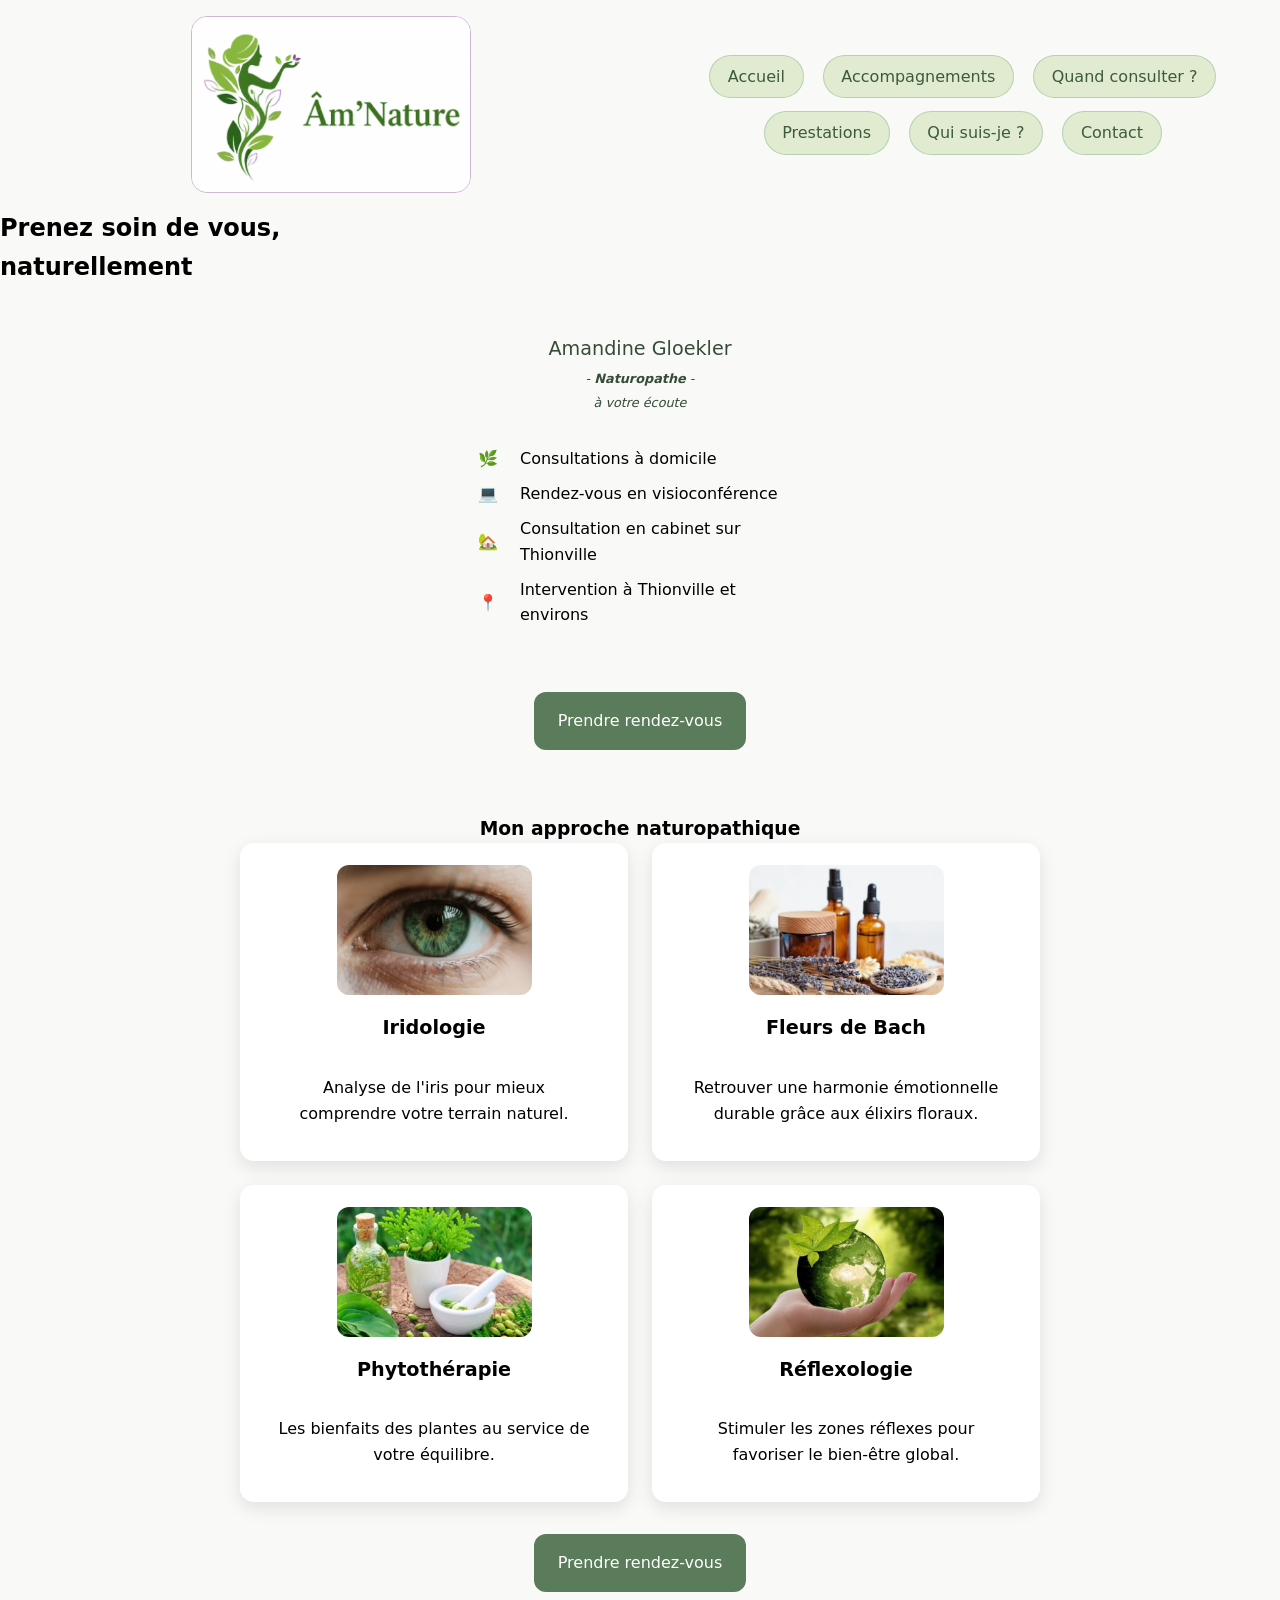
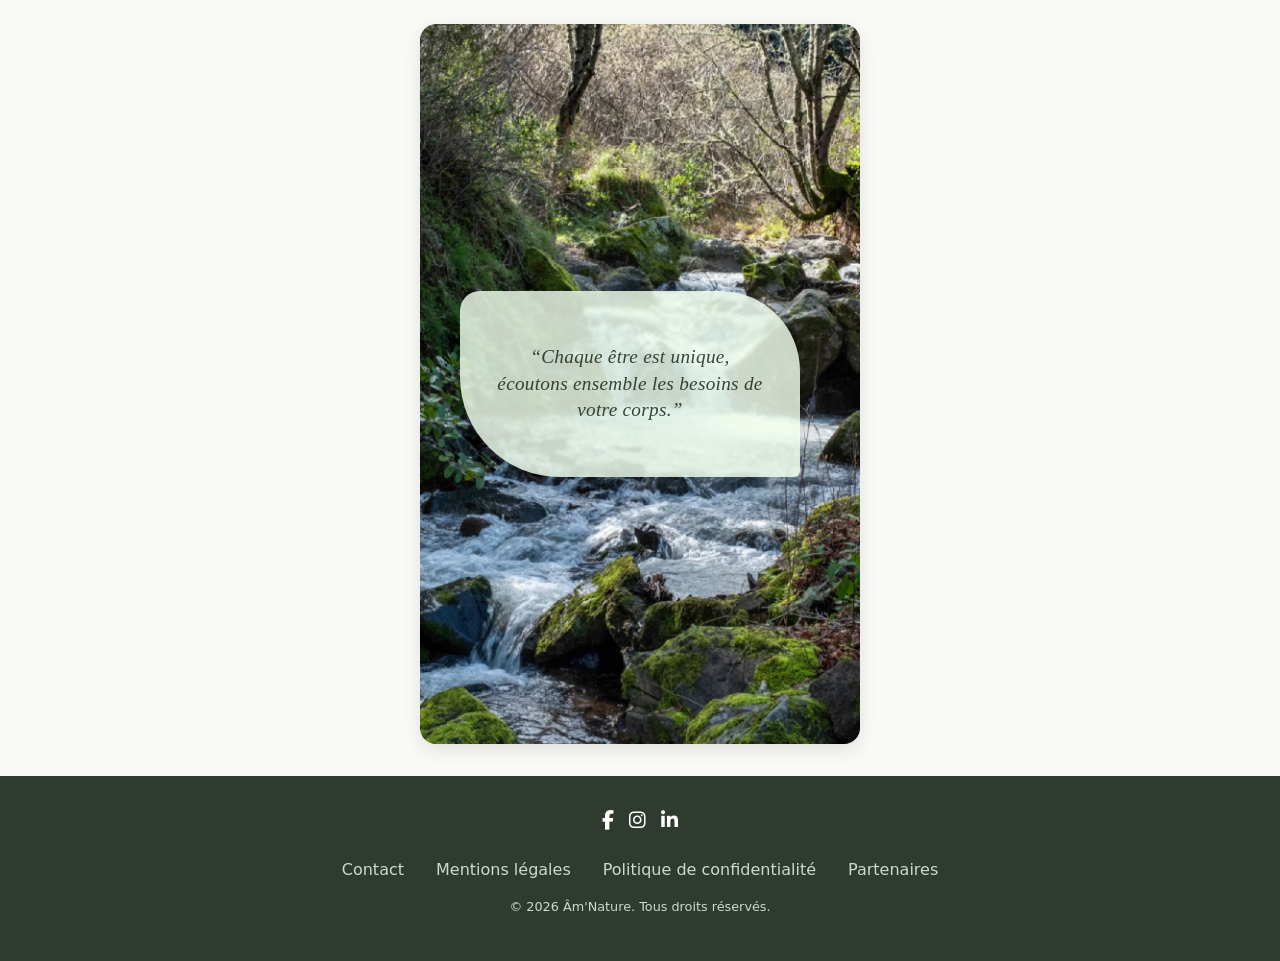
<file: home.html>
<!DOCTYPE html>
<html lang="fr">
<head>
    <meta charset="UTF-8">
    <meta name="viewport" content="width=device-width, initial-scale=1.0">
    <title>Ame Nature</title>
    <link rel="stylesheet" href="css/reset.css">   
    <link rel="stylesheet" href="css/base.css">

    <link rel="stylesheet" href="https://cdnjs.cloudflare.com/ajax/libs/font-awesome/6.7.2/css/all.min.css">

</head>
<body id="top">

    <button class="back-to-top" aria-label="Retour en haut de la page">
        <i class="fa-solid fa-arrow-up"></i>
    </button>

<header class="header">
    
    <div class="logo">
        <img src="images/logo/eco-inspired-nature-logo.png" alt="Logo Ame Nature">
    </div>

    <nav class="nav">
        <button class="nav-toggle" aria-label="Ouvrir le menu">
            <span>Explorer</span> 
            <span class="burger">☰</span>
        </button>

        <ul class="nav-menu">
            <li><a href="index.html">Accueil</a></li>
            <li><a href="services.html">Accompagnements</a></li>
            <li><a href="when.html">Quand consulter ?</a></li> 
            <li><a href="prestations.html">Prestations</a></li>
            <li><a href="about.html">Qui suis-je ?</a></li>
            <li><a href="contact.html">Contact</a></li>
        </ul>
    </nav>

</header>

<main>
    <section class="hero">
        <div class="hero-image">
        
            <div class="hero-content">

                <h1>
                    Prenez soin de vous,<br>
                    naturellement
                </h1>

                <div class="subtitle">
                    <span class="name">Amandine Gloekler</span>
                    <span class="job">- <strong>Naturopathe</strong> - </span>
                    <span class="tagline">à votre écoute</span>
                </div>

            </div>
        </div>

        <ul class="services-list">
            <li>
                <span class="icon">🌿</span>
                <span>Consultations à domicile</span>
            </li>

            <li>
                <span class="icon">💻</span>
                <span>Rendez-vous en visioconférence</span>
            </li>

            <li>
                <span class="icon">🏡</span>
                <span>Consultation en cabinet sur Thionville</span>
            </li>

            <li>
                <span class="icon">📍</span>
                <span>Intervention à Thionville et environs</span>
            </li>
        </ul>

        <div class="cta-wrapper">
            <a href="https://calendly.com/nicolas-dorwald/consultation-naturopathie"
            target="_blank"
            class="cta">
                Prendre rendez-vous
            </a>
        </div>

        </div>
    </section>

    <section class="services">
        <h3 class="services-title">Mon approche naturopathique</h3>

        <div class="grid">
            <article>
            <img src="images/vignettes/iridology_green-1.webp" alt="Image d'un oeil vert">
                <h4>Iridologie</h4>
                <p>Analyse de l'iris pour mieux comprendre votre terrain naturel.</p>
            </article>

            <article>
                <img src="images/vignettes/image2.webp" alt="Image illustrant les fleurs de Bach">
                <h4>Fleurs de Bach</h4>
                <p>Retrouver une harmonie émotionnelle durable grâce aux élixirs floraux.</p>
            </article>

            <article>
                <img src="images/vignettes/image1.webp" alt="Image illustrant la phytothérapie">
                <h4>Phytothérapie</h4>
                <p>Les bienfaits des plantes au service de votre équilibre.</p>
            </article>

            <article>
                <img src="images/vignettes/image10.webp" alt="Image illustrant la réflexologie">
                <h4>Réflexologie</h4>
                <p>Stimuler les zones réflexes pour favoriser le bien-être global.</p>
            </article>
        </div>
        <div class="cta-wrapper">
            <a href="https://calendly.com/nicolas-dorwald/consultation-naturopathie"
            target="_blank"
            class="cta">
                Prendre rendez-vous
            </a>
        </div>

    </section>

    <section class="nature-image">
        <div class="nature-image-inner">
            <div class="overlay">
                <p class="quote">
                    “Chaque être est unique, écoutons ensemble les besoins de votre corps.”
                </p>
            </div>
        </div>
    </section>

</main>

<footer class="footer">

    <div class="footer-content">

        <div class="social-links">
            <a href="#" aria-label="Facebook">
                <i class="fa-brands fa-facebook-f"></i>
            </a>

            <a href="#" aria-label="Instagram">
                <i class="fa-brands fa-instagram"></i>
            </a>

            <a href="#" aria-label="LinkedIn">
                <i class="fa-brands fa-linkedin-in"></i>
            </a>

        </div>
        <nav>
            <ul>
                <li><a href="contact.html">Contact</a></li>
                <li><a href="#">Mentions légales</a></li>
                <li><a href="#">Politique de confidentialité</a></li>
                <li><a href="about.html#partners">Partenaires</a></li>
            </ul>
        </nav>
        <p>&copy; 2026 Âm'Nature. Tous droits réservés.</p>
    </div>
</footer>

    <a href="#top" class="back-to-top">↑</a>
    <script src="js/back-to-top.js"></script>
    <script src="js/nav-toggle.js"></script>

    <script src="https://assets.calendly.com/assets/external/widget.js" defer></script>

</body>
</html>
</file>
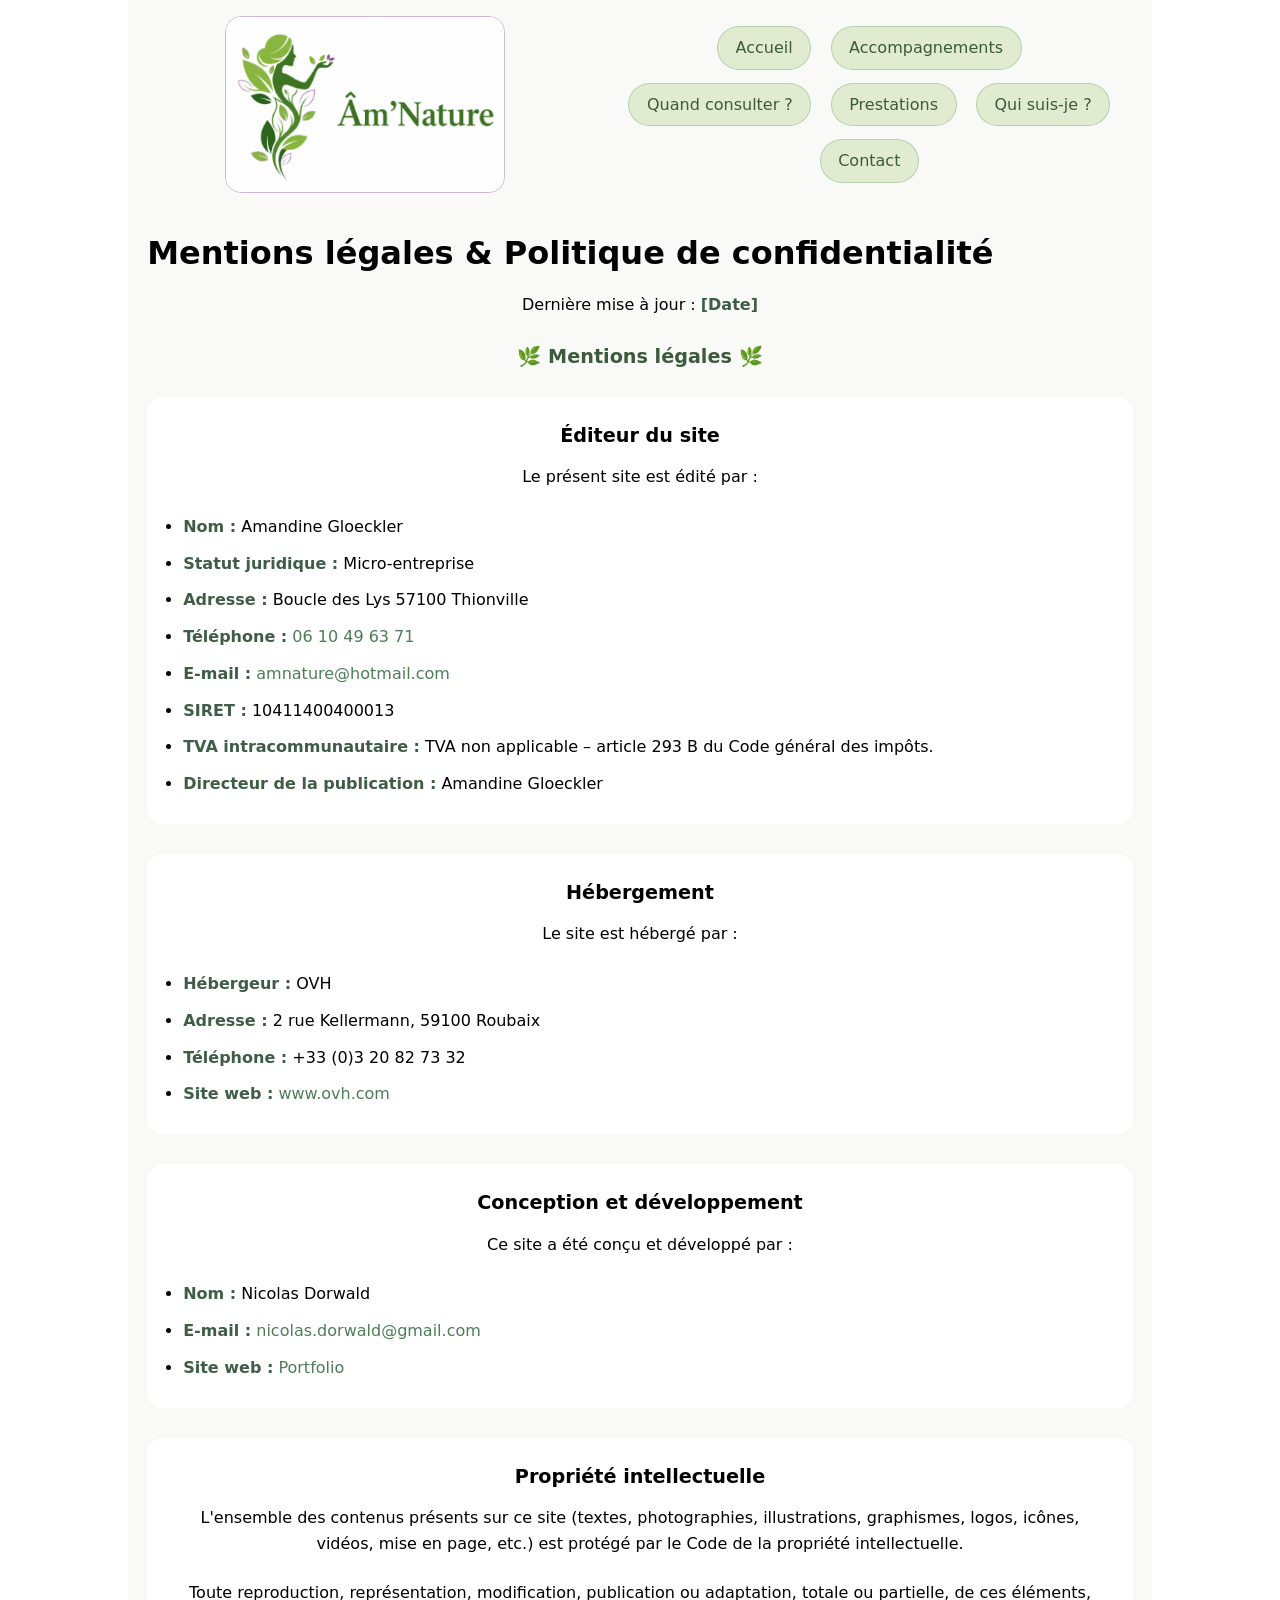
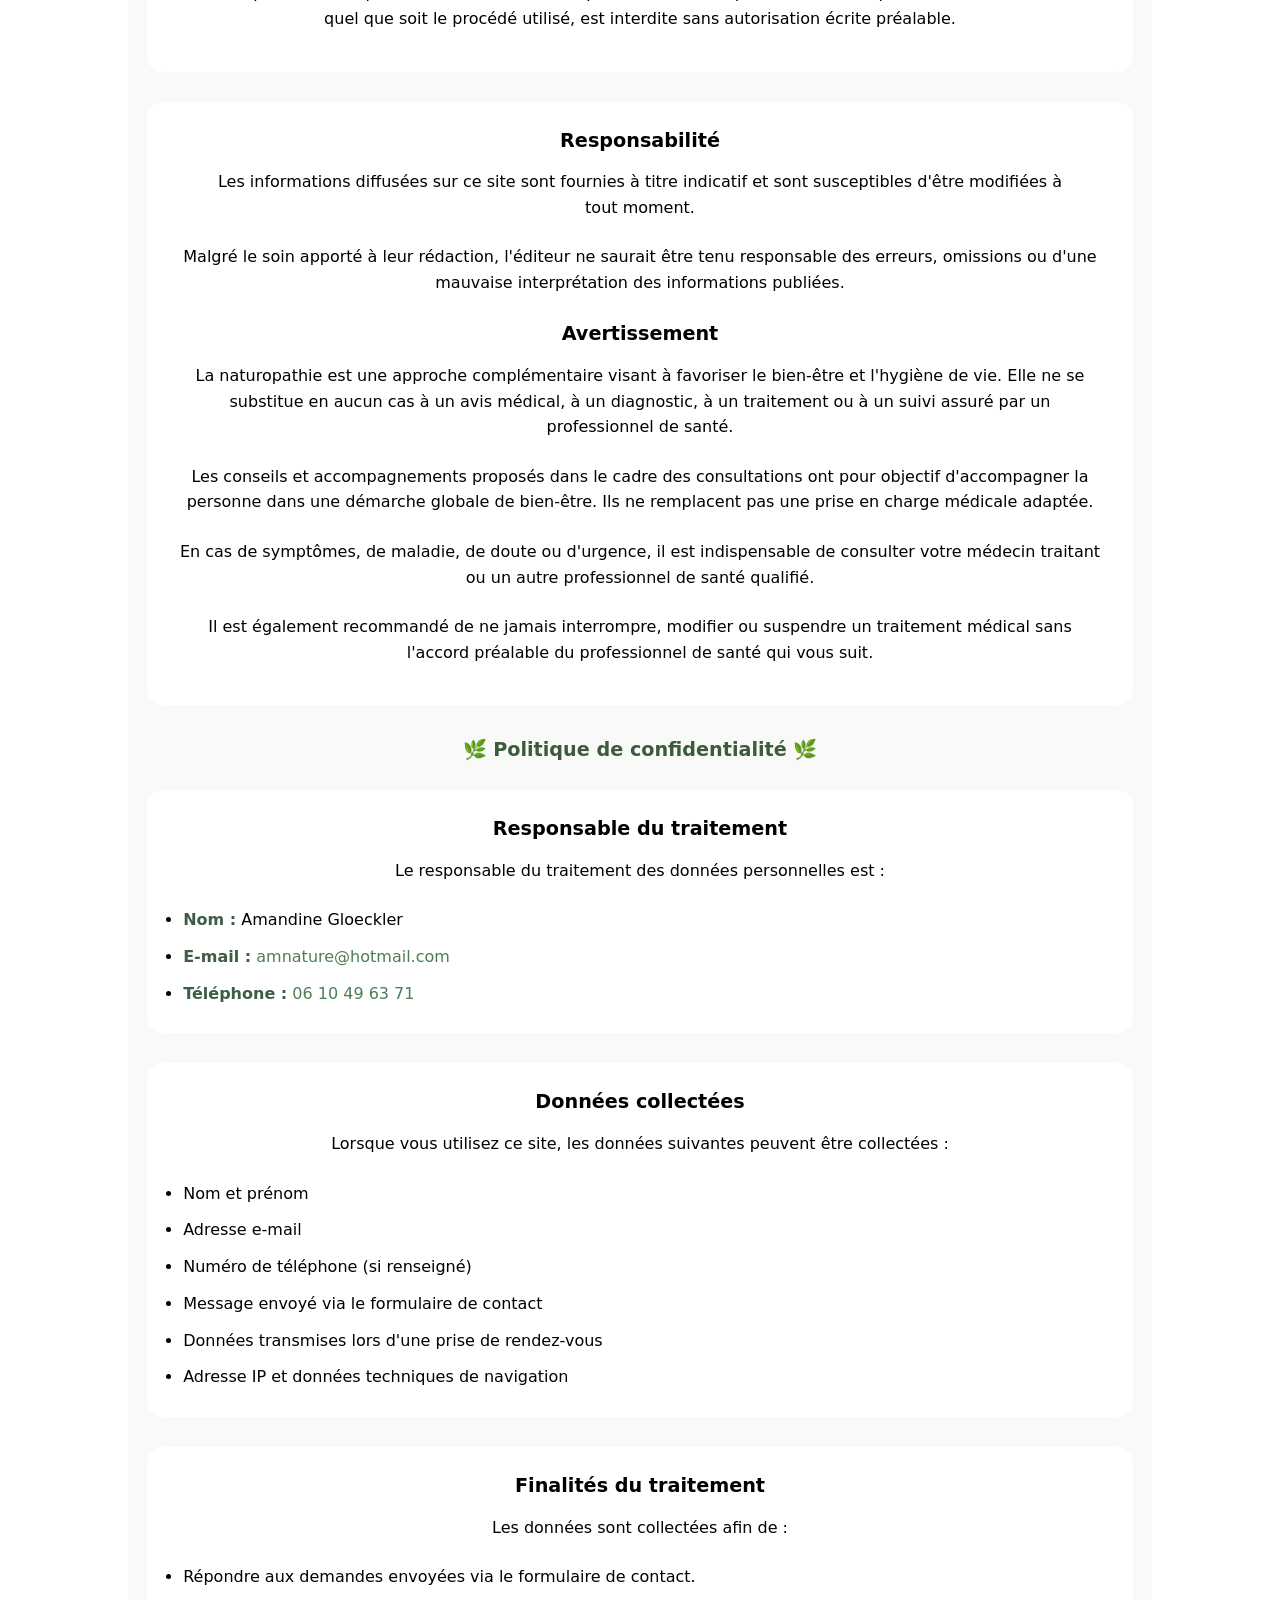
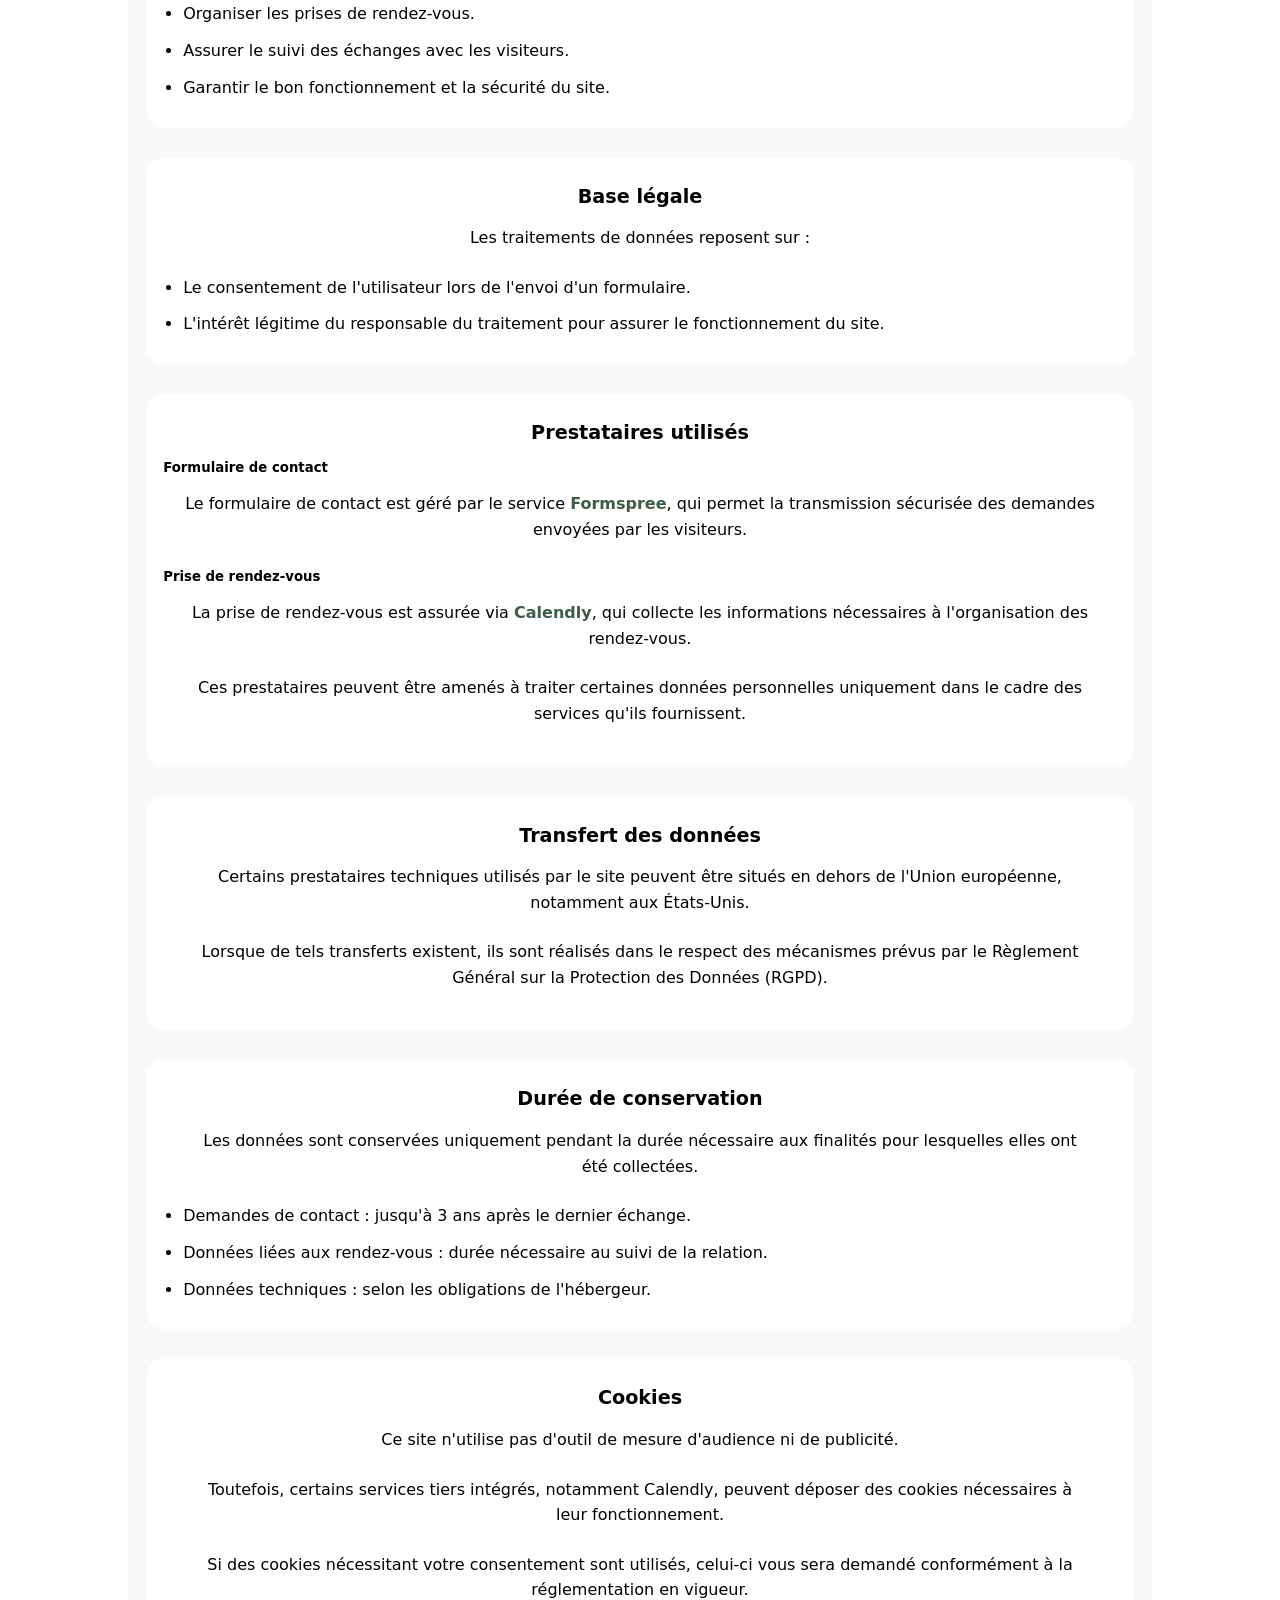
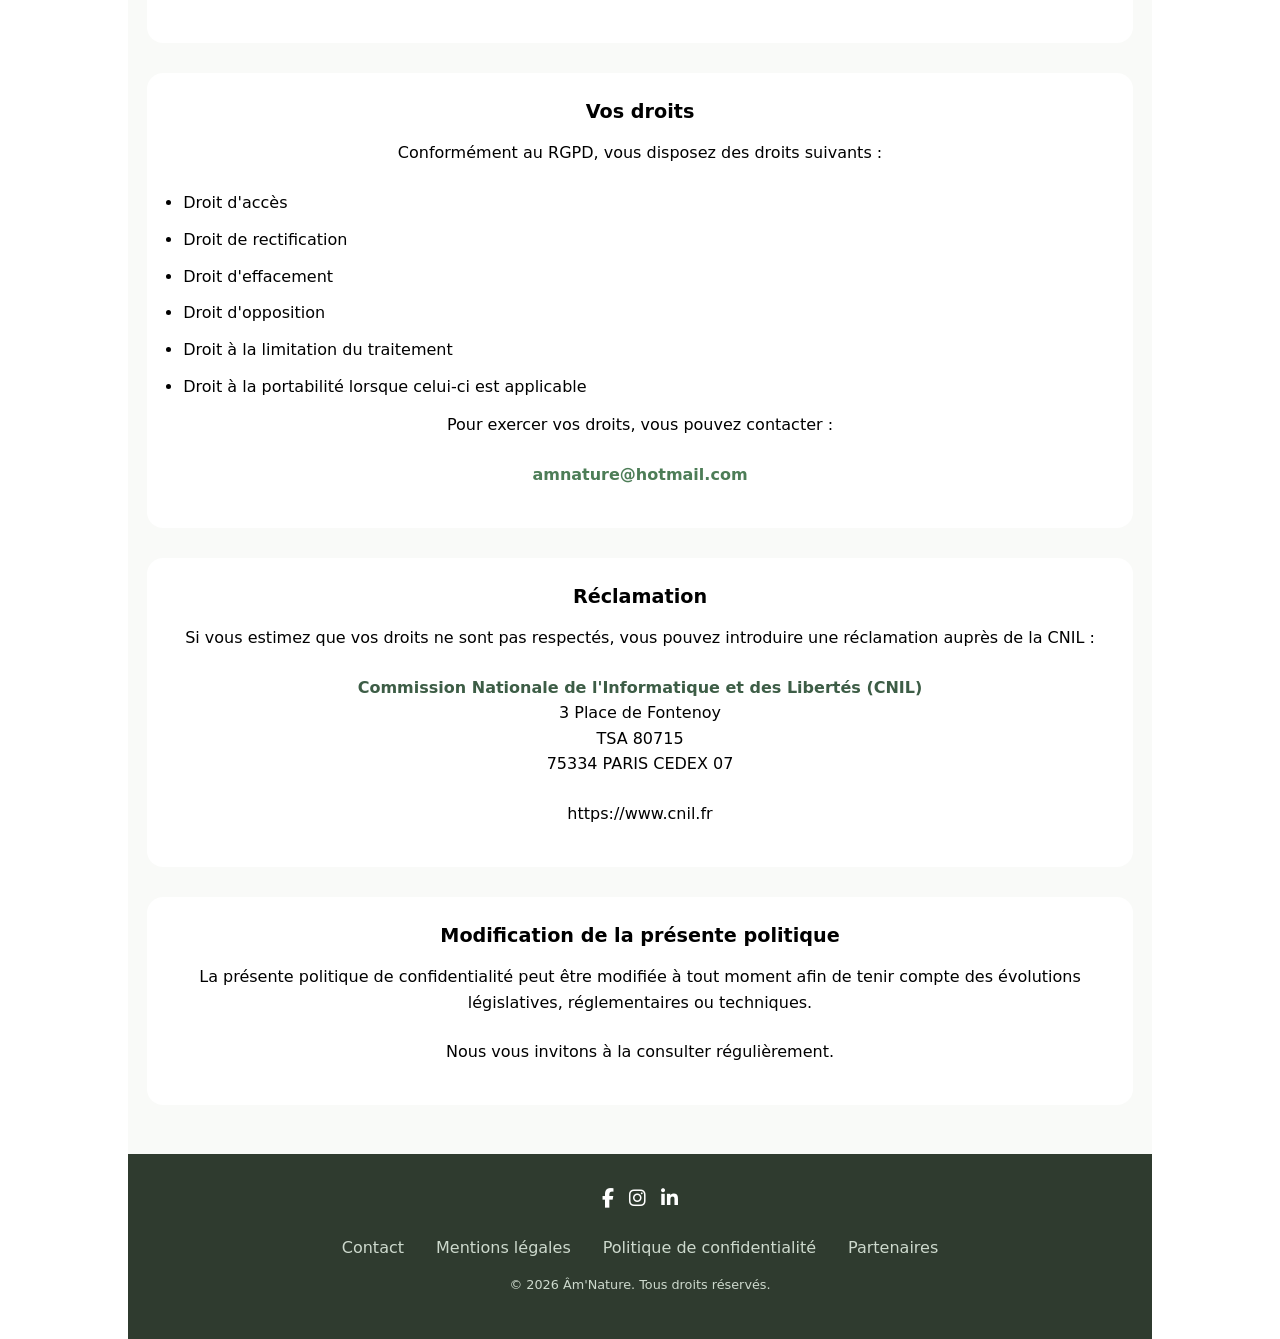
<file: mentions-legales.html>
<!DOCTYPE html>
<html lang="fr">
<head>
    <meta charset="UTF-8">
    <meta name="viewport" content="width=device-width, initial-scale=1.0">

    <!----- SEO DE BASE ----->

    <title>Am'Nature - Mentions légales</title>

    <meta name="description" content="Am'Nature, naturopathe à Thionville et alentours. Découvrez la naturopathie, l'iridologie, les fleurs de Bach, la phytothérapie et la réflexologie.">

    <link rel="canonical" href="https://amnature.fr/mentions-legales.html">

    <!----- FAVICONS ----->

    <link rel="icon" href="/favicon.ico">

    <link rel="icon" type="image/png" sizes="32x32" href="images/favicon/icon32.png">
    <link rel="icon" type="image/png" sizes="16x16" href="images/favicon/icon16.png">

    <link rel="apple-touch-icon" sizes="180x180" href="/apple-touch-icon.png">

    <meta name="theme-color" content="#ffffff">

    <!----- CSS ----->

    <link rel="stylesheet" href="css/reset.css">
    <link rel="stylesheet" href="css/base.css">

    <!----- POLICES / ICONES ----->

    <link rel="stylesheet" href="https://cdnjs.cloudflare.com/ajax/libs/font-awesome/6.7.2/css/all.min.css">

    <link rel="preconnect" href="https://fonts.googleapis.com">
    <link rel="preconnect" href="https://fonts.gstatic.com" crossorigin>

    <link href="https://fonts.googleapis.com/css2?family=Source+Sans+3:wght@300;400;600;700&display=swap" rel="stylesheet">
    <link href="https://fonts.googleapis.com/css2?family=Great+Vibes&display=swap" rel="stylesheet">
    <link href="https://fonts.googleapis.com/css2?family=Allura&family=Manrope:wght@300;400;500;600;700&display=swap" rel="stylesheet">

    <!----- OPEN GRAPH (réseaux sociaux) ----->

    <meta property="og:title" content="Ame Nature | Naturopathe à [Ville]">
    <meta property="og:description" content="[Description courte du cabinet]">
    <meta property="og:type" content="website">
    <meta property="og:url" content="https://www.[ton-site].fr/">
    <meta property="og:image" content="https://www.[ton-site].fr/og-image.jpg">

</head>

<body>
    <div class="wrapper">
        
        <button class="back-to-top" aria-label="Retour en haut de la page">
            <i class="fa-solid fa-arrow-up"></i>
        </button>

<header class="header">
    
    <div class="logo">
        <img src="images/logo/eco-inspired-nature-logo.png" alt="Logo Ame Nature">
    </div>

    <nav class="nav">
        <button class="nav-toggle" aria-label="Ouvrir le menu">
            <span>Explorer</span> 
            <span class="burger">☰</span>
        </button>

        <ul class="nav-menu">
            <li><a href="index.html">Accueil</a></li>
            <li><a href="accompagnements.html">Accompagnements</a></li>
            <li><a href="quand-consulter.html">Quand consulter ?</a></li> 
            <li><a href="tarifs-prestations.html">Prestations</a></li>
            <li><a href="a-propos.html">Qui suis-je ?</a></li>
            <li><a href="contact.html">Contact</a></li>
        </ul>
    </nav>

</header>

<main class="legal-page">

    <h1>Mentions légales & Politique de confidentialité</h1>
        <p>
            Dernière mise à jour : <strong>[Date]</strong>
        </p>

<!-- MENTIONS LEGALES -->

    <section id="mentions-legales">

        <h2 class="legals"><span class="note-icon">🌿</span> Mentions légales <span class="note-icon">🌿</span></h2>

        <article>

            <h4>Éditeur du site</h4>

            <p>
                Le présent site est édité par :
            </p>

            <ul>
                <li><strong>Nom :</strong> Amandine Gloeckler</li>
                <li><strong>Statut juridique :</strong> Micro-entreprise </li>
                <li><strong>Adresse :</strong> Boucle des Lys 57100 Thionville</li>
                <li><strong>Téléphone :</strong> <a href="tel:+33610496371">06 10 49 63 71</a></li>
                <li><strong>E-mail :</strong> <a href="mailto:amnature@hotmail.com">amnature@hotmail.com</a></li>
                <li><strong>SIRET :</strong> 10411400400013</li>
                <li><strong>TVA intracommunautaire :</strong> TVA non applicable – article 293 B du Code général des impôts.</li>
                <li><strong>Directeur de la publication :</strong> Amandine Gloeckler</li>
            </ul>

        </article>

        <article>

            <h4>Hébergement</h4>

            <p>
                Le site est hébergé par :
            </p>

            <ul>
                <li><strong>Hébergeur :</strong> OVH</li>
                <li><strong>Adresse :</strong> 2 rue Kellermann, 59100 Roubaix</li>
                <li><strong>Téléphone :</strong> +33 (0)3 20 82 73 32</li>
                <li><strong>Site web :</strong> <a href="https://www.ovh.com" target="_blank">www.ovh.com</a></li>
            </ul>

        </article>

        <article>

            <h4>Conception et développement</h4>

            <p>
                Ce site a été conçu et développé par :
            </p>

            <ul>
                <li><strong>Nom :</strong> Nicolas Dorwald</li>
                <li><strong>E-mail :</strong> <a href="mailto:nicolas.dorwald@gmail.com">nicolas.dorwald@gmail.com</a></li>
                <li><strong>Site web :</strong><a href="https://nicolasdorwald.github.io/portfolio-static/" target="_blank"> Portfolio</a></li>
            </ul>

        </article>

        <article>

            <h4>Propriété intellectuelle</h4>

            <p>
                L'ensemble des contenus présents sur ce site (textes, photographies,
                illustrations, graphismes, logos, icônes, vidéos, mise en page,
                etc.) est protégé par le Code de la propriété intellectuelle.
            </p>

            <p>
                Toute reproduction, représentation, modification, publication ou
                adaptation, totale ou partielle, de ces éléments, quel que soit le
                procédé utilisé, est interdite sans autorisation écrite préalable.
            </p>

        </article>

        <article>

            <h4>Responsabilité</h4>

            <p>
                Les informations diffusées sur ce site sont fournies à titre
                indicatif et sont susceptibles d'être modifiées à tout moment.
            </p>

            <p>
                Malgré le soin apporté à leur rédaction, l'éditeur ne saurait être
                tenu responsable des erreurs, omissions ou d'une mauvaise
                interprétation des informations publiées.
            </p>

            <h4>Avertissement</h4>

            <p> 
                La naturopathie est une approche complémentaire visant à favoriser 
                le bien-être et l'hygiène de vie. Elle ne se substitue en aucun cas 
                à un avis médical, à un diagnostic, à un traitement ou à un suivi assuré 
                par un professionnel de santé.
            </p>

            <p>
                Les conseils et accompagnements proposés dans le cadre des consultations 
                ont pour objectif d'accompagner la personne dans une démarche globale de 
                bien-être. Ils ne remplacent pas une prise en charge médicale adaptée.
            </p>

            <p>
                En cas de symptômes, de maladie, de doute ou d'urgence, il est indispensable 
                de consulter votre médecin traitant ou un autre professionnel de santé qualifié.
            </p>
            
            <p>
                Il est également recommandé de ne jamais interrompre, modifier ou suspendre un 
                traitement médical sans l'accord préalable du professionnel de santé qui vous suit.
            </p>

        </article>

    </section>

<!-- POLITIQUE DE CONFIDENTIALITE -->

    <section id="politique-confidentialite">

        <h2 class="legals"><span class="note-icon">🌿</span> Politique de confidentialité <span class="note-icon">🌿</span></h2>

        <article>

            <h4>Responsable du traitement</h4>

            <p>
                Le responsable du traitement des données personnelles est :
            </p>

            <ul>
                <li><strong>Nom :</strong> Amandine Gloeckler</li>
                <li><strong>E-mail :</strong> <a href="mailto:amnature@hotmail.com">amnature@hotmail.com</a></li>
                <li><strong>Téléphone :</strong> <a href="tel:+33610496371">06 10 49 63 71</a></li>
            </ul>

        </article>

        <article>

            <h4>Données collectées</h4>

            <p>
                Lorsque vous utilisez ce site, les données suivantes peuvent être
                collectées :
            </p>

            <ul>
                <li>Nom et prénom</li>
                <li>Adresse e-mail</li>
                <li>Numéro de téléphone (si renseigné)</li>
                <li>Message envoyé via le formulaire de contact</li>
                <li>Données transmises lors d'une prise de rendez-vous</li>
                <li>Adresse IP et données techniques de navigation</li>
            </ul>

        </article>

        <article>
            <h4>Finalités du traitement</h4>

            <p>
                Les données sont collectées afin de :
            </p>

            <ul>
                <li>Répondre aux demandes envoyées via le formulaire de contact.</li>
                <li>Organiser les prises de rendez-vous.</li>
                <li>Assurer le suivi des échanges avec les visiteurs.</li>
                <li>Garantir le bon fonctionnement et la sécurité du site.</li>
            </ul>

        </article>

        <article>

            <h4>Base légale</h4>

            <p>
                Les traitements de données reposent sur :
            </p>

            <ul>
                <li>Le consentement de l'utilisateur lors de l'envoi d'un formulaire.</li>
                <li>L'intérêt légitime du responsable du traitement pour assurer le fonctionnement du site.</li>
            </ul>

        </article>

        <article>

            <h4>Prestataires utilisés</h4>

            <h5>Formulaire de contact</h5>

            <p>
                Le formulaire de contact est géré par le service
                <strong>Formspree</strong>, qui permet la transmission sécurisée
                des demandes envoyées par les visiteurs.
            </p>

            <h5>Prise de rendez-vous</h5>

            <p>
                La prise de rendez-vous est assurée via
                <strong>Calendly</strong>, qui collecte les informations
                nécessaires à l'organisation des rendez-vous.
            </p>

            <p>
                Ces prestataires peuvent être amenés à traiter certaines données
                personnelles uniquement dans le cadre des services qu'ils
                fournissent.
            </p>

        </article>

        <article>

            <h4>Transfert des données</h4>

            <p>
                Certains prestataires techniques utilisés par le site peuvent être
                situés en dehors de l'Union européenne, notamment aux États-Unis.
            </p>

            <p>
                Lorsque de tels transferts existent, ils sont réalisés dans le
                respect des mécanismes prévus par le Règlement Général sur la
                Protection des Données (RGPD).
            </p>

        </article>

        <article>

            <h4>Durée de conservation</h4>

            <p>
                Les données sont conservées uniquement pendant la durée nécessaire
                aux finalités pour lesquelles elles ont été collectées.
            </p>

            <ul>
                <li>Demandes de contact : jusqu'à 3 ans après le dernier échange.</li>
                <li>Données liées aux rendez-vous : durée nécessaire au suivi de la relation.</li>
                <li>Données techniques : selon les obligations de l'hébergeur.</li>
            </ul>

        </article>

        <article>

            <h4>Cookies</h4>

            <p>
                Ce site n'utilise pas d'outil de mesure d'audience ni de publicité.
            </p>

            <p>
                Toutefois, certains services tiers intégrés, notamment Calendly,
                peuvent déposer des cookies nécessaires à leur fonctionnement.
            </p>

            <p>
                Si des cookies nécessitant votre consentement sont utilisés, celui-ci
                vous sera demandé conformément à la réglementation en vigueur.
            </p>

        </article>

        <article>

            <h4>Vos droits</h4>

            <p>
                Conformément au RGPD, vous disposez des droits suivants :
            </p>

            <ul>
                <li>Droit d'accès</li>
                <li>Droit de rectification</li>
                <li>Droit d'effacement</li>
                <li>Droit d'opposition</li>
                <li>Droit à la limitation du traitement</li>
                <li>Droit à la portabilité lorsque celui-ci est applicable</li>
            </ul>

            <p>
                Pour exercer vos droits, vous pouvez contacter :
            </p>

            <p>
                <strong><a href="mailto:amnature@hotmail.com">amnature@hotmail.com</a></strong>
            </p>

        </article>

        <article>

            <h4>Réclamation</h4>

            <p>
                Si vous estimez que vos droits ne sont pas respectés, vous pouvez
                introduire une réclamation auprès de la CNIL :
            </p>

            <p>
                <strong>Commission Nationale de l'Informatique et des Libertés (CNIL)</strong><br>
                3 Place de Fontenoy<br>
                TSA 80715<br>
                75334 PARIS CEDEX 07
            </p>

            <p>
                https://www.cnil.fr
            </p>

        </article>

        <article>

            <h4>Modification de la présente politique</h4>

            <p>
                La présente politique de confidentialité peut être modifiée à tout
                moment afin de tenir compte des évolutions législatives,
                réglementaires ou techniques.
            </p>

            <p>
                Nous vous invitons à la consulter régulièrement.
            </p>

        </article>

    </section>

</main>

<footer class="footer">

    <div class="footer-content">

        <div class="social-links">
            <a href="https://www.facebook.com/share/1D69iW2Xgn/?mibextid=wwXIfr" aria-label="Facebook">
                <i class="fa-brands fa-facebook-f"></i>
            </a>

            <a href="https://www.instagram.com/am_nature57" aria-label="Instagram">
                <i class="fa-brands fa-instagram"></i>
            </a>

            <a href="https://www.linkedin.com/in/amandine-gloeckler-520211410/" aria-label="LinkedIn">
                <i class="fa-brands fa-linkedin-in"></i>
            </a>

        </div>
        <nav>
            <ul>
                <li><a href="contact.html">Contact</a></li>
                <li><a href="mentions-legales.html#mentions-legales">Mentions légales</a></li>
                <li><a href="mentions-legales.html#politique-confidentialite">Politique de confidentialité</a></li>
                <li><a href="a-propos.html#partners">Partenaires</a></li>
            </ul>
        </nav>
        <p>&copy; 2026 Âm'Nature. Tous droits réservés.</p>
    </div>
</footer>

    <a href="#top" class="back-to-top">↑</a>
    <script src="js/back-to-top.js"></script>
    <script src="js/nav-toggle.js"></script>

    <script src="https://assets.calendly.com/assets/external/widget.js"></script>

</div>
</body>
</html>
</file>
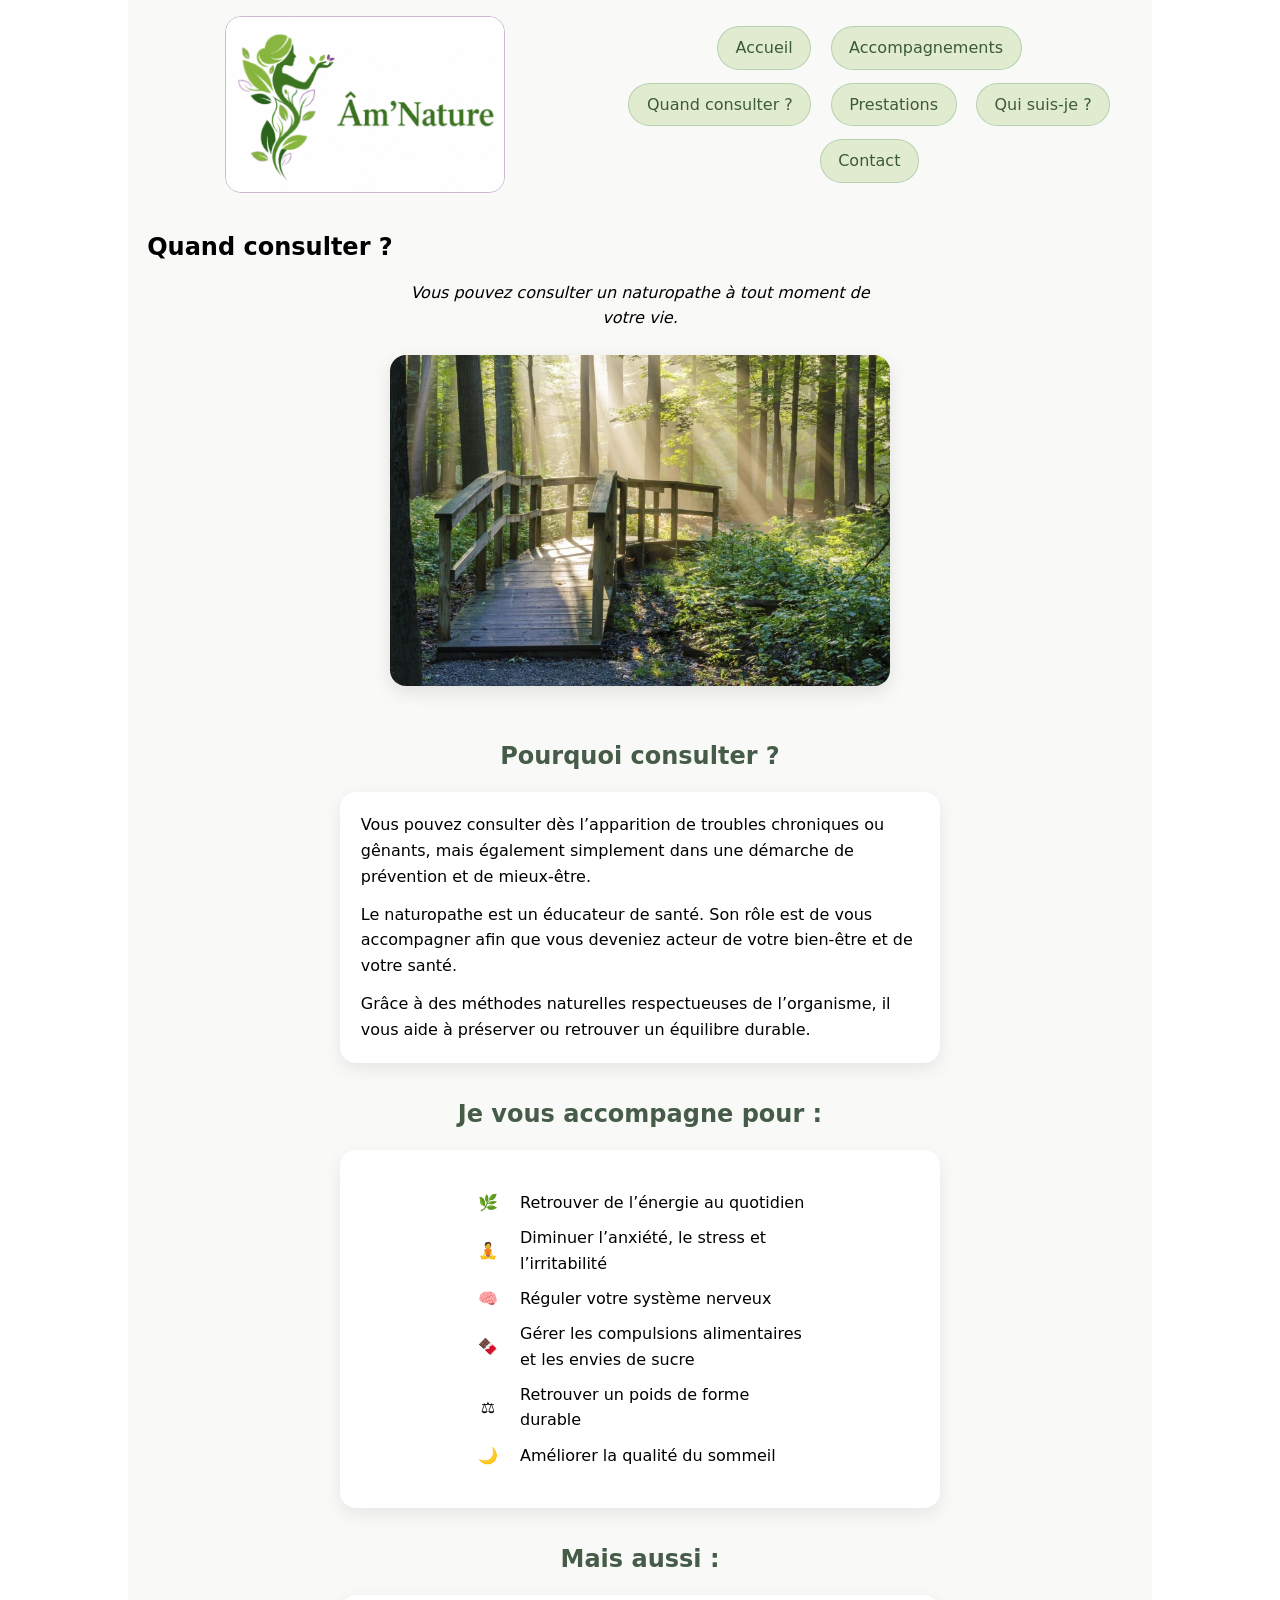
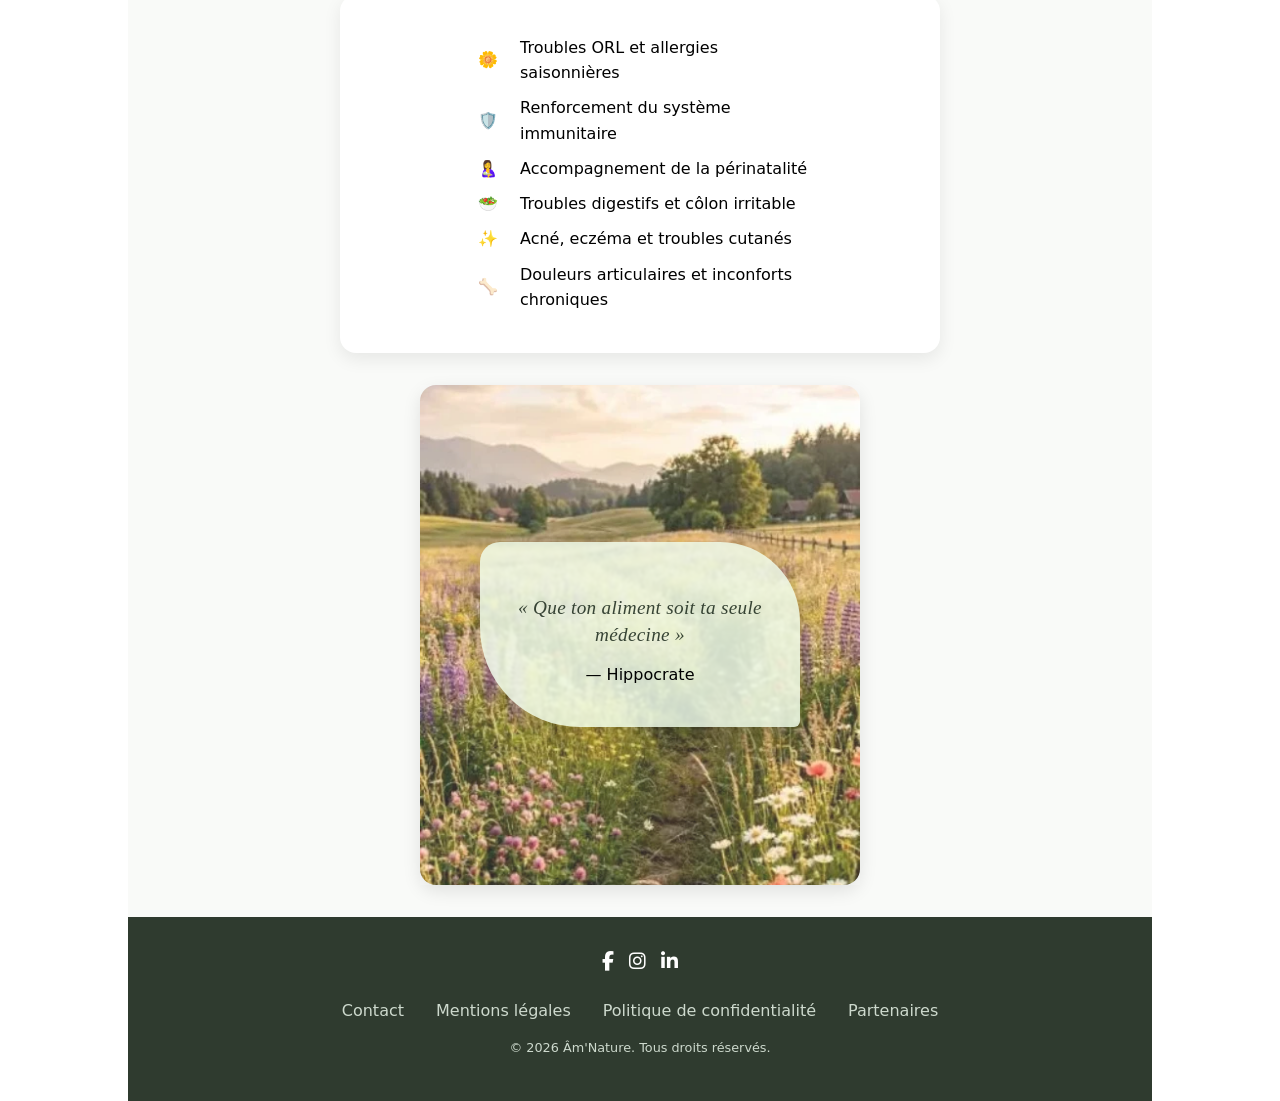
<file: quand-consulter.html>
<!DOCTYPE html>
<html lang="fr">
<head>
    <meta charset="UTF-8">
    <meta name="viewport" content="width=device-width, initial-scale=1.0">

    <!----- SEO DE BASE ----->

    <title>Am'Nature - Quand consulter ?</title>

    <meta name="description" content="Am'Nature, naturopathe à Thionville et alentours. Découvrez la naturopathie, l'iridologie, les fleurs de Bach, la phytothérapie et la réflexologie.">

    <link rel="canonical" href="https://amnature.fr/quand-consulter.html">

    <!----- FAVICONS ----->

    <link rel="icon" href="/favicon.ico">

    <link rel="icon" type="image/png" sizes="32x32" href="images/favicon/icon32.png">
    <link rel="icon" type="image/png" sizes="16x16" href="images/favicon/icon16.png">

    <link rel="apple-touch-icon" sizes="180x180" href="/apple-touch-icon.png">

    <meta name="theme-color" content="#ffffff">

    <!----- CSS ----->

    <link rel="stylesheet" href="css/reset.css">
    <link rel="stylesheet" href="css/base.css">

    <!----- POLICES / ICONES ----->

    <link rel="stylesheet" href="https://cdnjs.cloudflare.com/ajax/libs/font-awesome/6.7.2/css/all.min.css">

    <link rel="preconnect" href="https://fonts.googleapis.com">
    <link rel="preconnect" href="https://fonts.gstatic.com" crossorigin>

    <link href="https://fonts.googleapis.com/css2?family=Source+Sans+3:wght@300;400;600;700&display=swap" rel="stylesheet">
    <link href="https://fonts.googleapis.com/css2?family=Great+Vibes&display=swap" rel="stylesheet">
    <link href="https://fonts.googleapis.com/css2?family=Allura&family=Manrope:wght@300;400;500;600;700&display=swap" rel="stylesheet">

    <!----- OPEN GRAPH (réseaux sociaux) ----->

    <meta property="og:title" content="Ame Nature | Naturopathe à [Ville]">
    <meta property="og:description" content="[Description courte du cabinet]">
    <meta property="og:type" content="website">
    <meta property="og:url" content="https://www.[ton-site].fr/">
    <meta property="og:image" content="https://www.[ton-site].fr/og-image.jpg">

</head>
<body id="top">
    
<div class="wrapper">
    <button class="back-to-top" aria-label="Retour en haut de la page">
        <i class="fa-solid fa-arrow-up"></i>
    </button>

<header class="header">
    
    <div class="logo">
        <img src="images/logo/eco-inspired-nature-logo.png" alt="Logo Ame Nature">
    </div>

    <nav class="nav">
        <button class="nav-toggle" aria-label="Ouvrir le menu">
            <span>Explorer</span> 
            <span class="burger">☰</span>
        </button>

        <ul class="nav-menu">
            <li><a href="index.html">Accueil</a></li>
            <li><a href="accompagnements.html">Accompagnements</a></li>
            <li><a href="quand-consulter.html">Quand consulter ?</a></li> 
            <li><a href="tarifs-prestations.html">Prestations</a></li>
            <li><a href="a-propos.html">Qui suis-je ?</a></li>
            <li><a href="contact.html">Contact</a></li>
        </ul>
    </nav>

</header>

<main>

    <section class="consultation-hero">

        <h1>Quand consulter ?</h1>

        <p class="intro">
            Vous pouvez consulter un naturopathe à tout moment de votre vie.
        </p>

        <img
            src="images/headers/headers-when.webp"
            alt="Image d'un pont en forêt sous des rayons de soleil"
            class="headers-photo">

    </section>

    <section class="consultation-intro">
        
        <h2>Pourquoi consulter ?</h2>

        <div class="consultation-card">

            <p>
                Vous pouvez consulter dès l’apparition de troubles chroniques ou gênants,
                mais également simplement dans une démarche de prévention
                et de mieux-être.
            </p>

            <p>
                Le naturopathe est un éducateur de santé. Son rôle est de vous accompagner
                afin que vous deveniez acteur de votre bien-être et de votre santé.
            </p>

            <p>
                Grâce à des méthodes naturelles respectueuses de l’organisme,
                il vous aide à préserver ou retrouver un équilibre durable.
            </p>

        </div>

    </section>

    <section class="consultation-needs">

        <h2>Je vous accompagne pour :</h2>

        <div class="consultation-card">

            <ul class="services-list">

                <li>
                    <span class="icon">🌿</span>
                    <span class="text">Retrouver de l’énergie au quotidien</span>
                </li>

                <li>
                    <span class="icon">🧘</span>
                    <span class="text">Diminuer l’anxiété, le stress et l’irritabilité</span>
                </li>

                <li>
                    <span class="icon">🧠</span>
                    <span class="text">Réguler votre système nerveux</span>
                </li>

                <li>
                    <span class="icon">🍫</span>
                    <span class="text">Gérer les compulsions alimentaires et les envies de sucre</span>
                </li>

                <li>
                    <span class="icon">⚖️</span>
                    <span class="text">Retrouver un poids de forme durable</span>
                </li>

                <li>
                    <span class="icon">🌙</span>
                    <span class="text">Améliorer la qualité du sommeil</span>
                </li>

            </ul>

        </div>

    </section>

    <section class="consultation-other">

        <h2>Mais aussi :</h2>

        <div class="consultation-card">

            <ul class="services-list">

                <li>
                    <span class="icon">🌼</span>
                    <span class="text">Troubles ORL et allergies saisonnières</span>
                </li>

                <li>
                    <span class="icon">🛡️</span>
                    <span class="text">Renforcement du système immunitaire</span>
                </li>

                <li>
                    <span class="icon">🤱</span>
                    <span class="text">Accompagnement de la périnatalité</span>
                </li>

                <li>
                    <span class="icon">🥗</span>
                    <span class="text">Troubles digestifs et côlon irritable</span>
                </li>

                <li>
                    <span class="icon">✨</span>
                    <span class="text">Acné, eczéma et troubles cutanés</span>
                </li>

                <li>
                    <span class="icon">🦴</span>
                    <span class="text">Douleurs articulaires et inconforts chroniques</span>
                </li>

            </ul>

        </div>

    </section>

    <section class="consultation-image">

        <div class="overlay">

            <p class="quote">
                « Que ton aliment soit ta seule médecine »
            </p>

            <span>— Hippocrate</span>

        </div>

    </section>

</main>

<footer class="footer">

    <div class="footer-content">

        <div class="social-links">
            <a href="https://www.facebook.com/share/1D69iW2Xgn/?mibextid=wwXIfr" aria-label="Facebook">
                <i class="fa-brands fa-facebook-f"></i>
            </a>

            <a href="https://www.instagram.com/am_nature57" aria-label="Instagram">
                <i class="fa-brands fa-instagram"></i>
            </a>

            <a href="https://www.linkedin.com/in/amandine-gloeckler-520211410/" aria-label="LinkedIn">
                <i class="fa-brands fa-linkedin-in"></i>
            </a>

        </div>
        <nav>
            <ul>
                <li><a href="contact.html">Contact</a></li>
                <li><a href="mentions-legales.html#mentions-legales">Mentions légales</a></li>
                <li><a href="mentions-legales.html#politique-confidentialite">Politique de confidentialité</a></li>
                <li><a href="a-propos.html#partners">Partenaires</a></li>
            </ul>
        </nav>
        <p>&copy; 2026 Âm'Nature. Tous droits réservés.</p>
    </div>
</footer>

    <a href="#top" class="back-to-top">↑</a>
    <script src="js/back-to-top.js"></script>
    <script src="js/nav-toggle.js"></script>

    <script src="https://assets.calendly.com/assets/external/widget.js"></script>
</div>
</body>
</html>
</file>
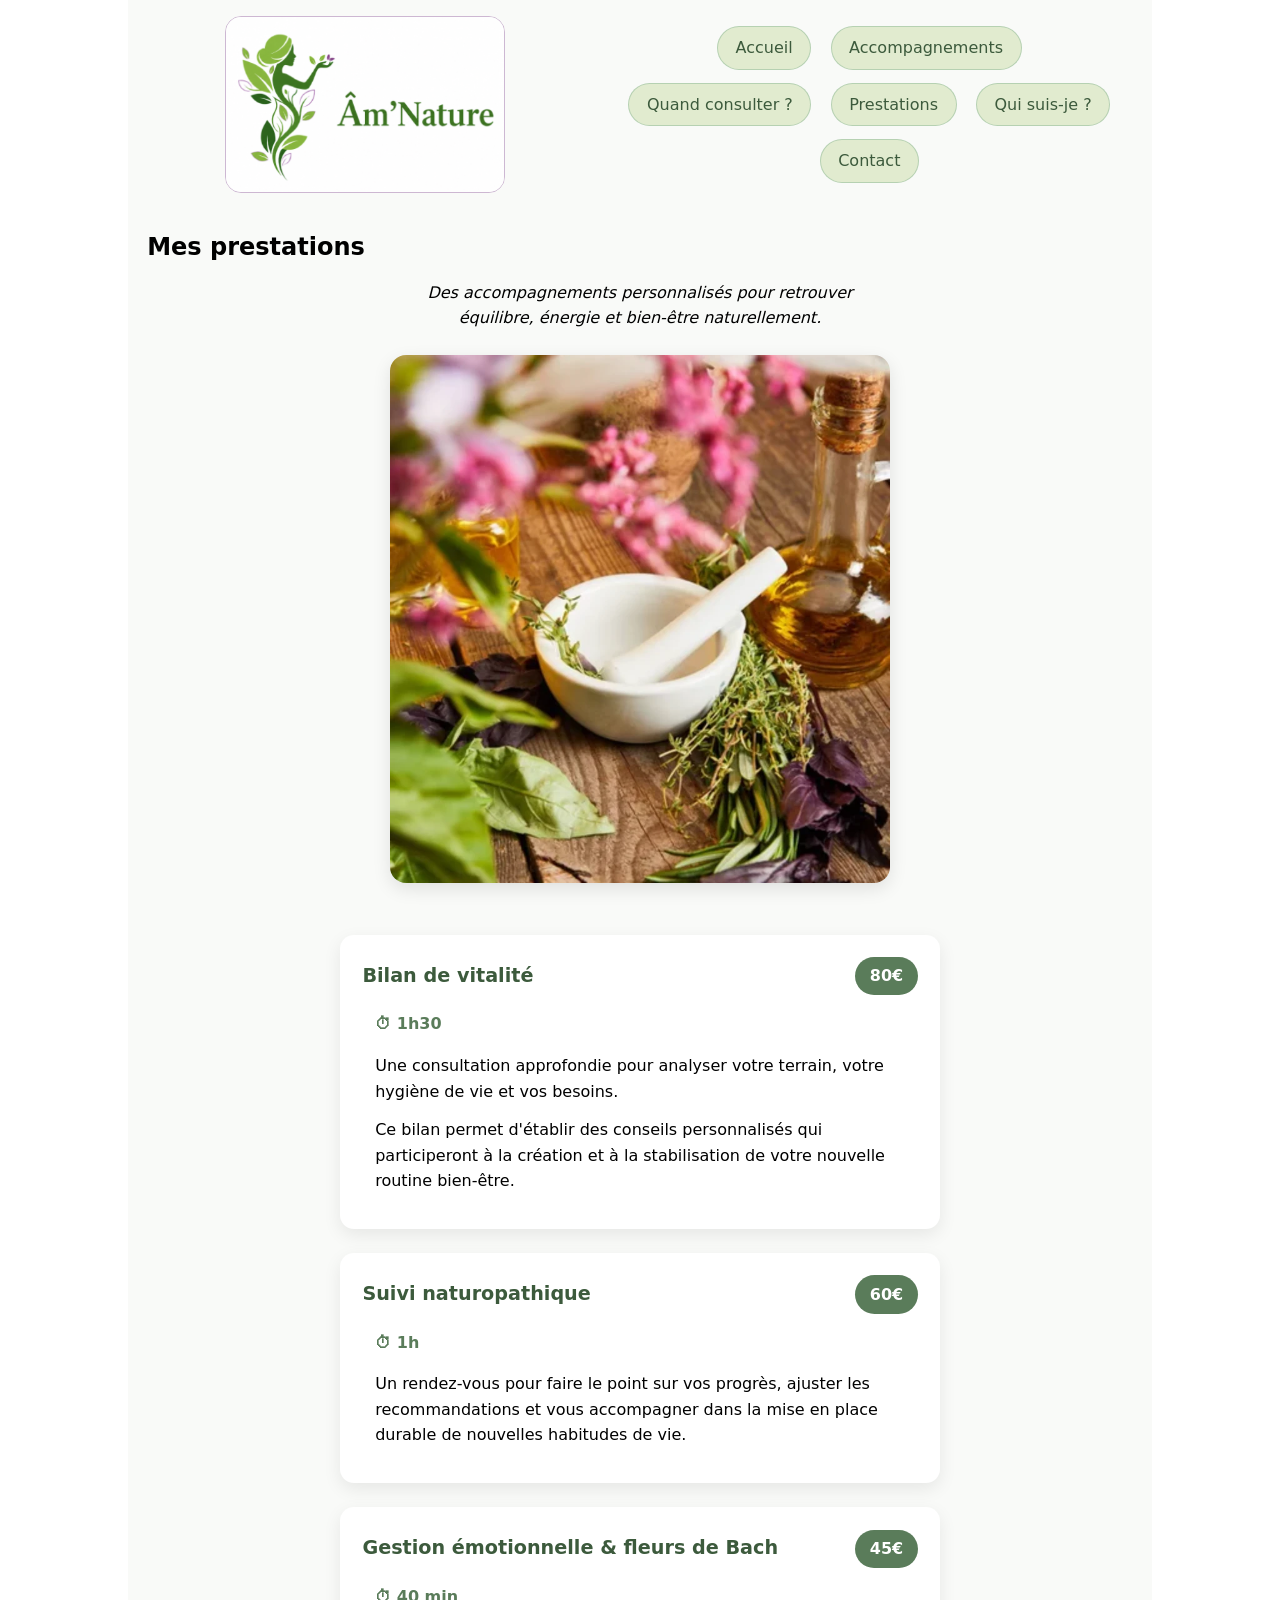
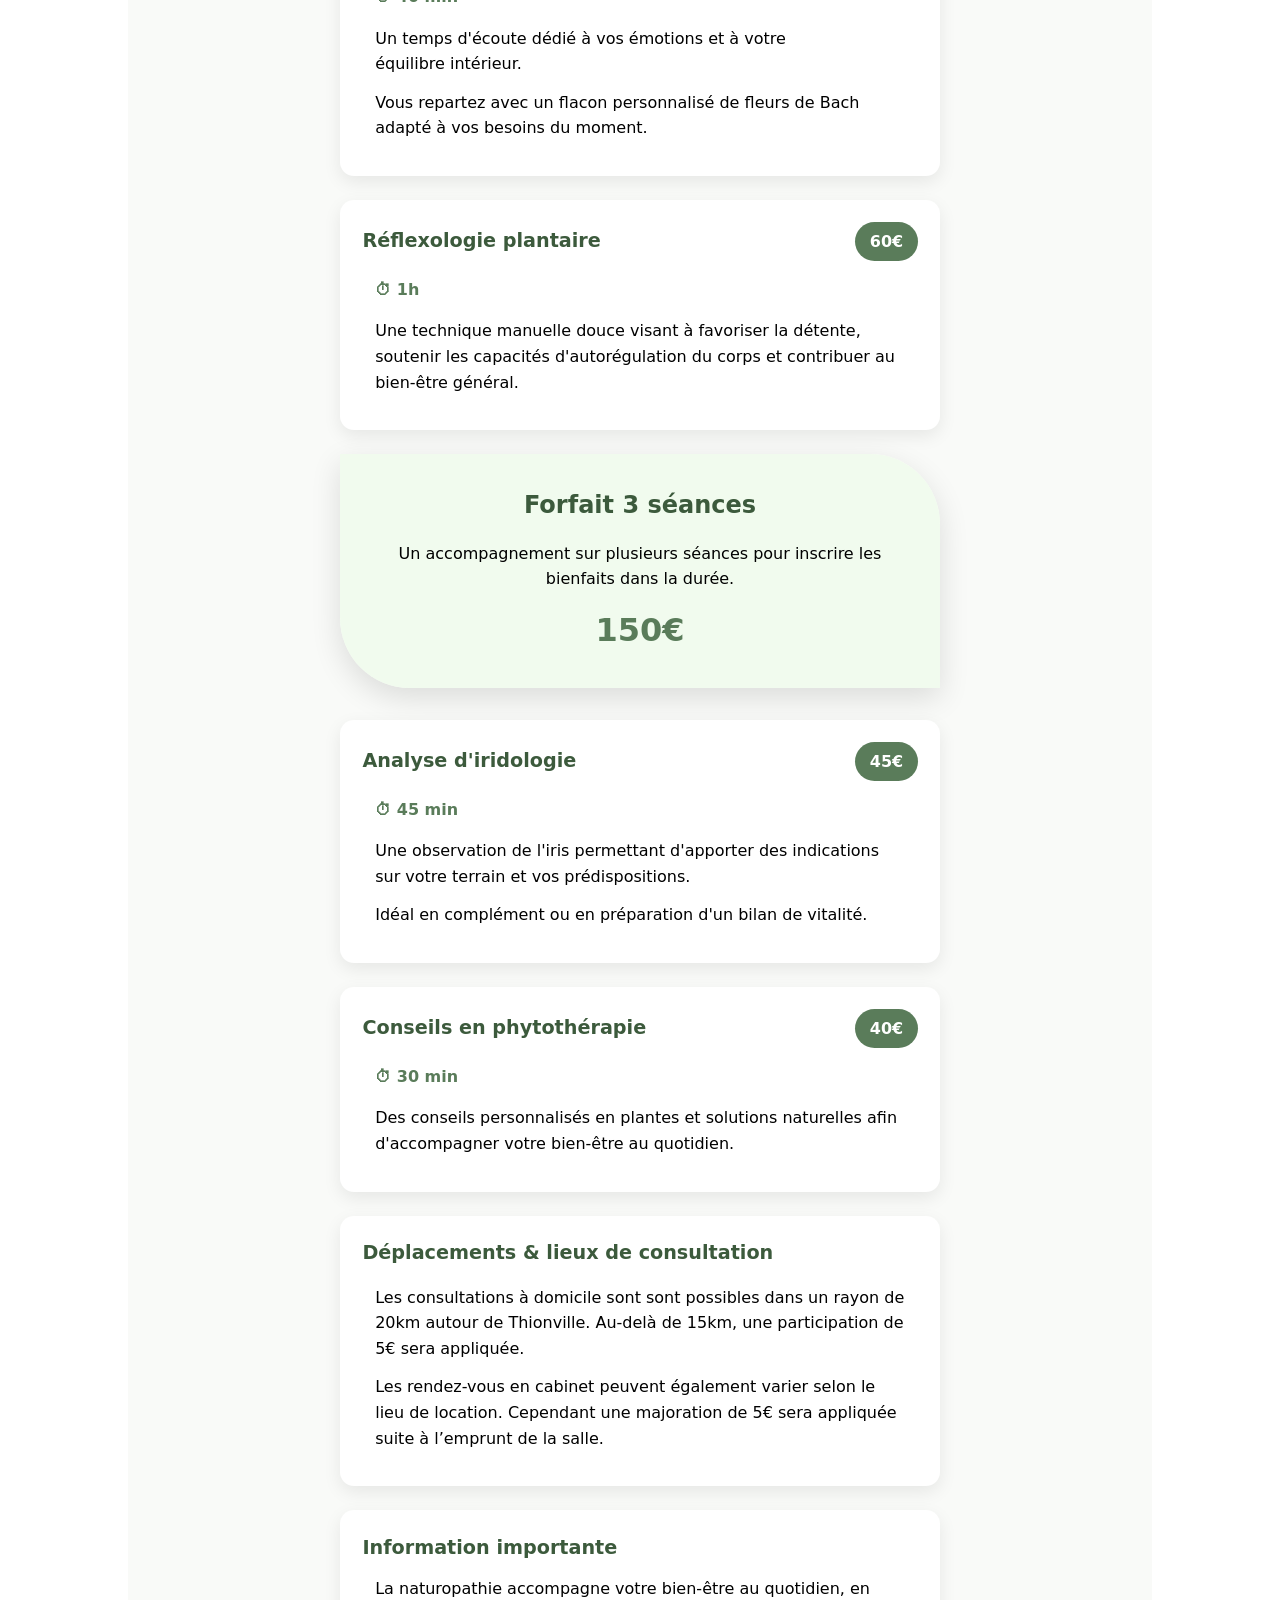
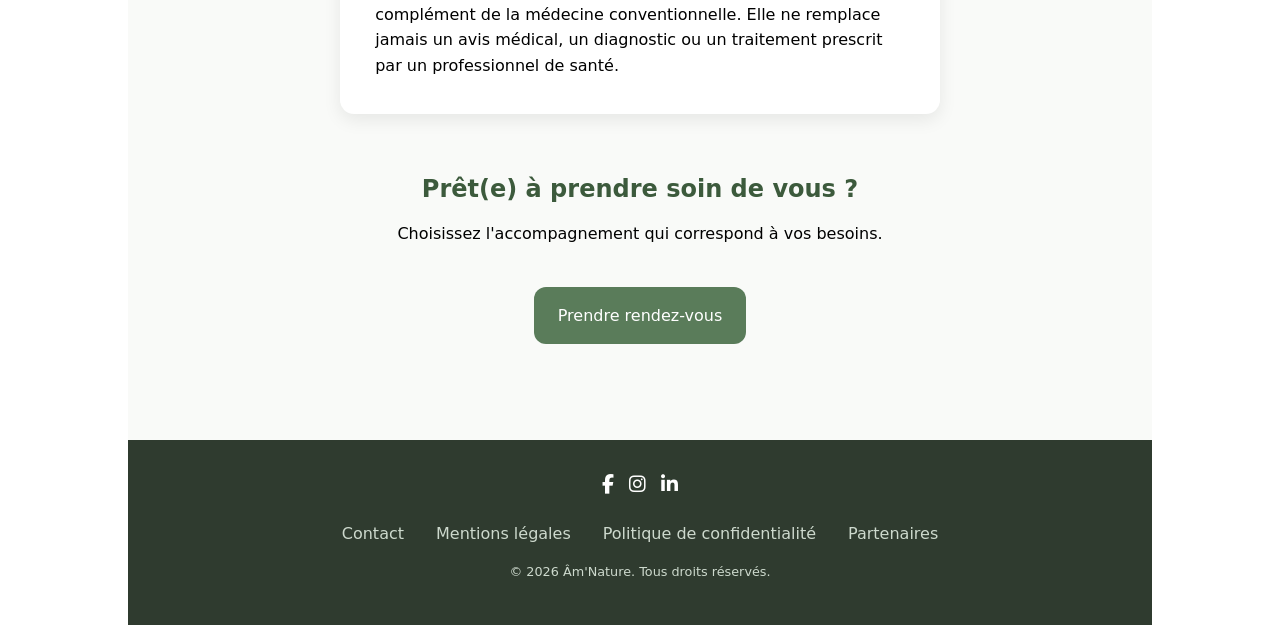
<file: tarifs-prestations.html>
<!DOCTYPE html>
<html lang="fr">
<head>
    <meta charset="UTF-8">
    <meta name="viewport" content="width=device-width, initial-scale=1.0">

    <!----- SEO DE BASE ----->

    <title>Am'Nature - Tarifs et prestations</title>

    <meta name="description" content="Am'Nature, naturopathe à Thionville et alentours. Découvrez la naturopathie, l'iridologie, les fleurs de Bach, la phytothérapie et la réflexologie.">

    <link rel="canonical" href="https://amnature.fr/tarifs-prestations.html">

    <!----- FAVICONS ----->

    <link rel="icon" href="/favicon.ico">

    <link rel="icon" type="image/png" sizes="32x32" href="images/favicon/icon32.png">
    <link rel="icon" type="image/png" sizes="16x16" href="images/favicon/icon16.png">

    <link rel="apple-touch-icon" sizes="180x180" href="/apple-touch-icon.png">

    <meta name="theme-color" content="#ffffff">

    <!----- CSS ----->

    <link rel="stylesheet" href="css/reset.css">
    <link rel="stylesheet" href="css/base.css">

    <!----- POLICES / ICONES ----->

    <link rel="stylesheet" href="https://cdnjs.cloudflare.com/ajax/libs/font-awesome/6.7.2/css/all.min.css">

    <link rel="preconnect" href="https://fonts.googleapis.com">
    <link rel="preconnect" href="https://fonts.gstatic.com" crossorigin>

    <link href="https://fonts.googleapis.com/css2?family=Source+Sans+3:wght@300;400;600;700&display=swap" rel="stylesheet">
    <link href="https://fonts.googleapis.com/css2?family=Great+Vibes&display=swap" rel="stylesheet">
    <link href="https://fonts.googleapis.com/css2?family=Allura&family=Manrope:wght@300;400;500;600;700&display=swap" rel="stylesheet">

    <!----- OPEN GRAPH (réseaux sociaux) ----->

    <meta property="og:title" content="Ame Nature | Naturopathe à [Ville]">
    <meta property="og:description" content="[Description courte du cabinet]">
    <meta property="og:type" content="website">
    <meta property="og:url" content="https://www.[ton-site].fr/">
    <meta property="og:image" content="https://www.[ton-site].fr/og-image.jpg">

</head>
<body id="top">
    <div class="wrapper">
    <button class="back-to-top" aria-label="Retour en haut de la page">
        <i class="fa-solid fa-arrow-up"></i>
    </button>

<header class="header">
    
    <div class="logo">
        <img src="images/logo/eco-inspired-nature-logo.png" alt="Logo Ame Nature">
    </div>

    <nav class="nav">
        <button class="nav-toggle" aria-label="Ouvrir le menu">
            <span>Explorer</span> 
            <span class="burger">☰</span>
        </button>

        <ul class="nav-menu">
            <li><a href="index.html">Accueil</a></li>
            <li><a href="accompagnements.html">Accompagnements</a></li>
            <li><a href="quand-consulter.html">Quand consulter ?</a></li> 
            <li><a href="tarifs-prestations.html">Prestations</a></li>
            <li><a href="a-propos.html">Qui suis-je ?</a></li>
            <li><a href="contact.html">Contact</a></li>
        </ul>
    </nav>

</header>

<main>

    <section class="prestations-hero">

        <h1>Mes prestations</h1>

        <p class="intro">
            Des accompagnements personnalisés pour retrouver équilibre,
            énergie et bien-être naturellement.
        </p>

        <img
            src="images/headers/headers-prices.webp"
            alt="Image d'un motier en céramique et de plantes médicinales"
            class="headers-photo">

    </section>

    <section class="prestations-container">

        <!-- BILAN -->

        <article class="prestation-card">

            <div class="prestation-header">

                <h2>Bilan de vitalité</h2>

                <span class="price">80€</span>

            </div>

            <p class="duration">⏱ 1h30</p>

            <p>
                Une consultation approfondie pour analyser votre terrain,
                votre hygiène de vie et vos besoins.
            </p>

            <p>
                Ce bilan permet d'établir des conseils personnalisés qui
                participeront à la création et à la stabilisation de votre
                nouvelle routine bien-être.
            </p>

        </article>

        <!-- SUIVI -->

        <article class="prestation-card">

            <div class="prestation-header">

                <h2>Suivi naturopathique</h2>

                <span class="price">60€</span>

            </div>

            <p class="duration">⏱ 1h</p>

            <p>
                Un rendez-vous pour faire le point sur vos progrès,
                ajuster les recommandations et vous accompagner dans
                la mise en place durable de nouvelles habitudes de vie.
            </p>

        </article>

        <!-- FLEURS DE BACH -->

        <article class="prestation-card">

            <div class="prestation-header">

                <h2>Gestion émotionnelle & fleurs de Bach</h2>

                <span class="price">45€</span>

            </div>

            <p class="duration">⏱ 40 min</p>

            <p>
                Un temps d'écoute dédié à vos émotions et à votre équilibre intérieur.
            </p>

            <p>
                Vous repartez avec un flacon personnalisé de fleurs de Bach
                adapté à vos besoins du moment.
            </p>

        </article>

        <!-- REFLEXO -->

        <article class="prestation-card">

            <div class="prestation-header">

                <h2>Réflexologie plantaire</h2>

                <span class="price">60€</span>

            </div>

            <p class="duration">⏱ 1h</p>

            <p>
                Une technique manuelle douce visant à favoriser la détente,
                soutenir les capacités d'autorégulation du corps et contribuer
                au bien-être général.
            </p>

        </article>

        <!-- FORFAIT -->

        <article class="package-card">

            <h2>Forfait 3 séances</h2>

            <p>
                Un accompagnement sur plusieurs séances pour inscrire
                les bienfaits dans la durée.
            </p>

            <div class="package-price">
                150€
            </div>

        </article>

        <!-- IRIDOLOGIE -->

        <article class="prestation-card">

            <div class="prestation-header">

                <h2>Analyse d'iridologie</h2>

                <span class="price">45€</span>

            </div>

            <p class="duration">⏱ 45 min</p>

            <p>
                Une observation de l'iris permettant d'apporter des indications
                sur votre terrain et vos prédispositions.
            </p>

            <p>
                Idéal en complément ou en préparation d'un bilan de vitalité.
            </p>

        </article>

        <!-- PHYTO -->

        <article class="prestation-card">

            <div class="prestation-header">

                <h2>Conseils en phytothérapie</h2>

                <span class="price">40€</span>

            </div>

            <p class="duration">⏱ 30 min</p>

            <p>
                Des conseils personnalisés en plantes et solutions naturelles
                afin d'accompagner votre bien-être au quotidien.
            </p>

        </article>

        <article class="prestation-card">

            <div class="prestation-header">

                <h2>
                    <!-- <span class="note-icon">🌿</span> -->
                    Déplacements & lieux de consultation
                    <!-- <span class="note-icon">🌿</span> -->
                </h2>

            </div>

            <p>
                Les consultations à domicile sont sont possibles dans un rayon de 20km autour de Thionville.  
                Au-delà de 15km, une participation de 5€ sera appliquée. 
            </p>

            <p>
                Les rendez-vous en cabinet peuvent également varier selon le lieu de location.  
                Cependant une majoration de 5€ sera appliquée suite à l’emprunt de la salle.
            </p>

        </article>

    </section>

    <section class="disclaimer-section">
        <h2>Information importante</h2>
            <p>
                La naturopathie accompagne votre bien-être au quotidien, en complément
                de la médecine conventionnelle. Elle ne remplace jamais un avis médical,
                un diagnostic ou un traitement prescrit par un professionnel de santé.
            </p>
    </section>

    <section class="prestations-cta">

        <h2>Prêt(e) à prendre soin de vous ?</h2>

        <p>
            Choisissez l'accompagnement qui correspond à vos besoins.
        </p>

        <div class="cta-wrapper">
            <a href="contact.html" class="cta">
                Prendre rendez-vous
            </a>
        </div>

    </section>

</main>

<footer class="footer">

    <div class="footer-content">

        <div class="social-links">
            <a href="https://www.facebook.com/share/1D69iW2Xgn/?mibextid=wwXIfr" aria-label="Facebook">
                <i class="fa-brands fa-facebook-f"></i>
            </a>

            <a href="https://www.instagram.com/am_nature57" aria-label="Instagram">
                <i class="fa-brands fa-instagram"></i>
            </a>

            <a href="https://www.linkedin.com/in/amandine-gloeckler-520211410/" aria-label="LinkedIn">
                <i class="fa-brands fa-linkedin-in"></i>
            </a>

        </div>
        <nav>
            <ul>
                <li><a href="contact.html">Contact</a></li>
                <li><a href="mentions-legales.html#mentions-legales">Mentions légales</a></li>
                <li><a href="mentions-legales.html#politique-confidentialite">Politique de confidentialité</a></li>
                <li><a href="a-propos.html#partners">Partenaires</a></li>
            </ul>
        </nav>
        <p>&copy; 2026 Âm'Nature. Tous droits réservés.</p>
    </div>
</footer>

    <a href="#top" class="back-to-top">↑</a>
    <script src="js/back-to-top.js"></script>
    <script src="js/nav-toggle.js"></script>

    <script src="https://assets.calendly.com/assets/external/widget.js"></script>
</div>
</body>
</html>
</file>
<file: css/base.css>
@import url("header.css");
@import url("home.css");
@import url("tarifs-prestations.css");
@import url("footer.css");
@import url("accompagnements.css");
@import url("quand-consulter.css");
@import url("contact.css");
@import url("a-propos.css");
@import url("mentions-legales.css");
@import url("responsive.css");

:root {
    /* couleurs */
    --background-color: rgba(203, 215, 192, 0.123);
    --fushia-border: #a77fb388;
    --background-overlay: #effcebd3;
    --title-color: rgb(70, 92, 72);
    /* polices */
    --font-title: 'Source Sans 3', sans-serif;
    --font-accent: 'Allura', cursive;
    --font-main: system-ui, -apple-system, Segoe UI, Roboto, Arial, sans-serif;
}

body {
    font-family: var(--font-main);
}

main {
    background: var(--background-color);
    padding-bottom: 2rem;
}

/* .hero-tagline {
    font-size: 1.5rem;
    margin: .8rem;
    color: var(--title-color);
    font-family: var(--font-title);
    text-align: center;
    margin-bottom: 2rem;
} */

.decorative-title {
    margin-bottom: 25px;
    font-size: 1.4rem;
    display: flex;
    align-items: center;
    justify-content: center;
    gap: 15px;
    color: var(--title-color);
}

.decorative-title::before,
.decorative-title::after {
    content: "";
    width: 60px;
    height: 1px;
    background-color: #5a7c5a;
}

h4 {
    font-size: 1.2rem;
    text-align: center;
    margin: .5rem;
}

p {
    color: black;
    margin: .8rem;
}

.consultation-hero, .accompagnement-hero,
.prestations-hero, .about-hero,
.contact-hero, .legal-page {
    padding: 1.2rem;
}

.intro-card, .consultation-card,
.about-card, .story-card, 
.qualification-card, .partners-card {
    background: white;
    border-radius: 1rem;
    padding: .5rem;
    max-width: 600px;
    margin: auto;
    box-shadow: 0 6px 18px rgba(0,0,0,0.08);
}

.partners-card {
    padding: 1rem;
}

.accompagnement-hero img, .consultation-hero img, 
.prestations-hero img, .about-hero img, .contact-hero img {
    max-width: 500px;
    border-radius: 1rem;
    margin-bottom: 2rem;
    box-shadow: 0 6px 18px rgba(0,0,0,.1);
    margin-left: auto;
    margin-right: auto;
}

.intro {
    text-align: center;
    font-size: 1rem;
    margin-bottom: 1.5rem;
    font-style: italic;
    max-width: 500px;
    margin-left: auto;
    margin-right: auto;
}


/* ----- Responsive Design ----- */

@media (min-width: 1024px) {

    .wrapper {
        max-width: 1024px;
        margin: 0 auto;
    }
    
}

@media (min-width: 500px) {

    .consultation-image, .nature-image-inner, .about-image-inner {
        max-width: 440px;
        margin: auto;
        border-radius: 1rem;
        box-shadow: 0 6px 18px rgba(0,0,0,.1);
    }
    
    .overlay {
        max-width: 340px;
    }

}
</file>
